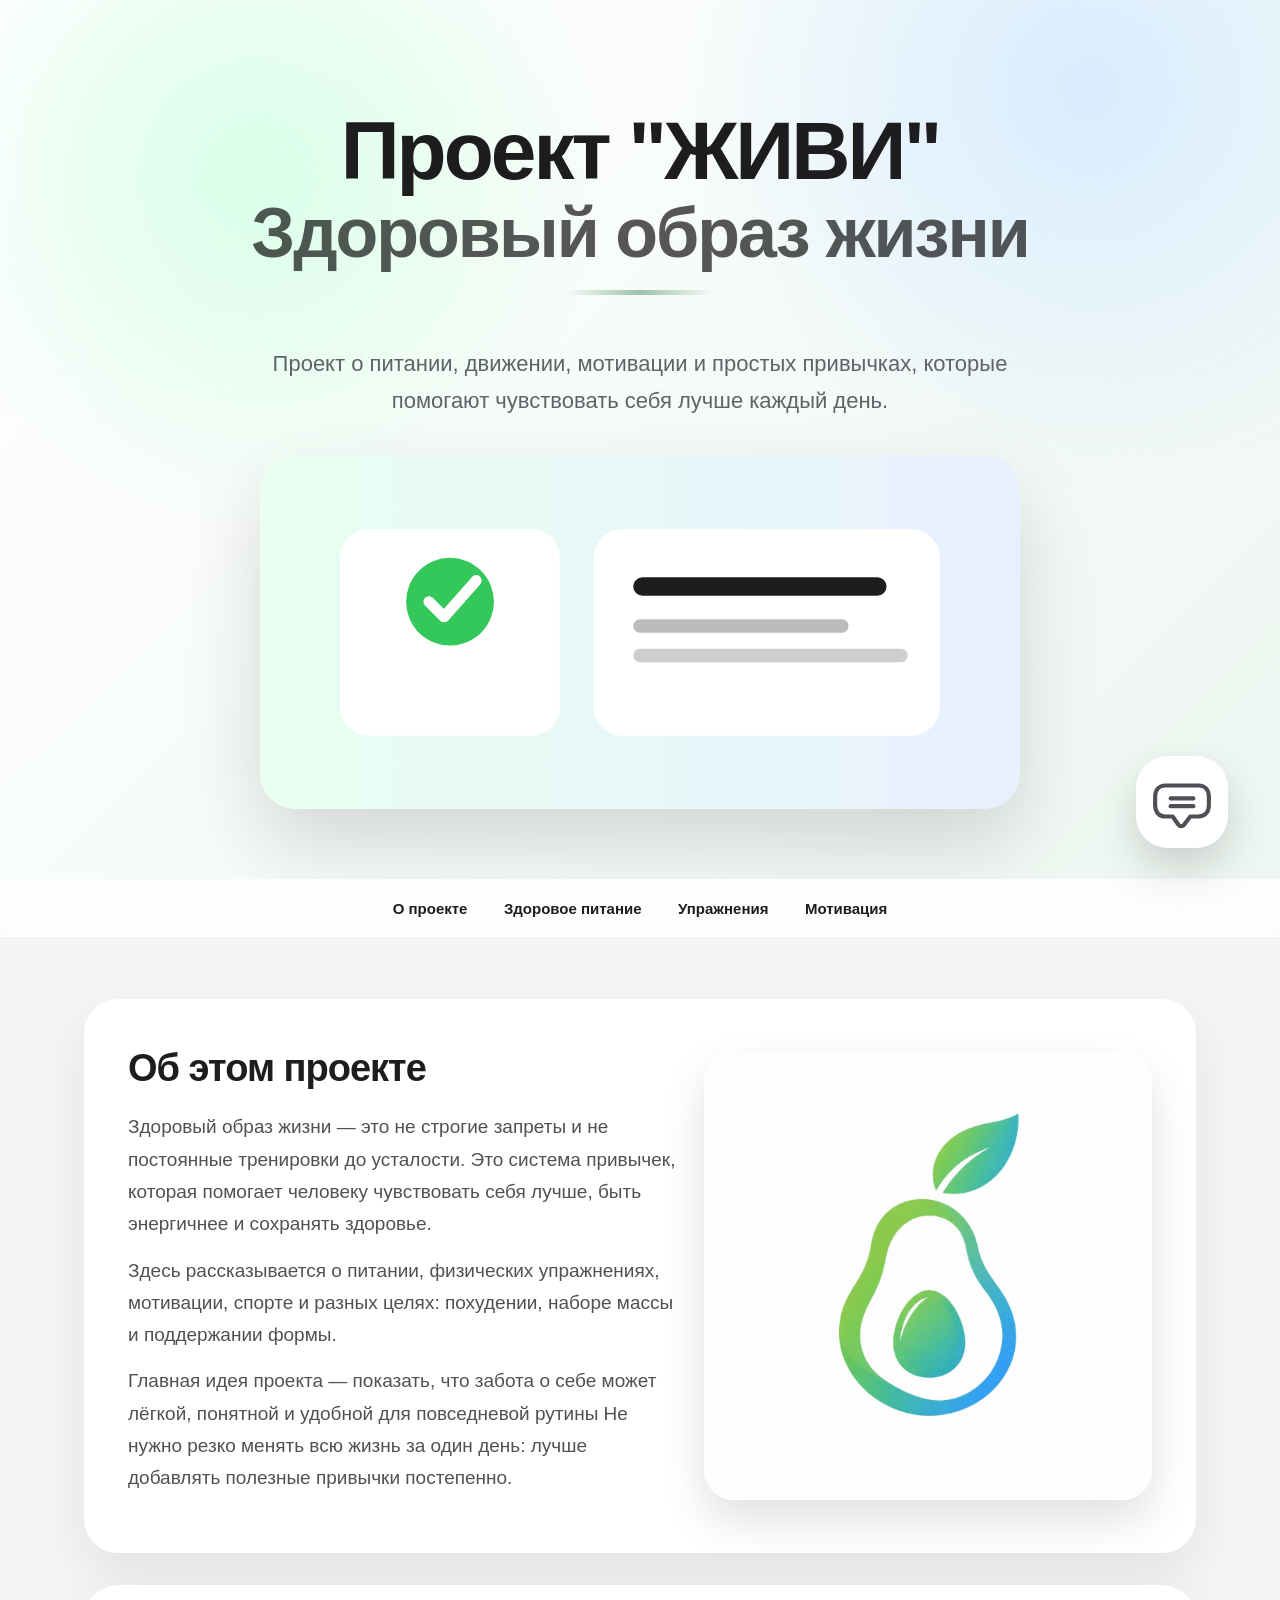
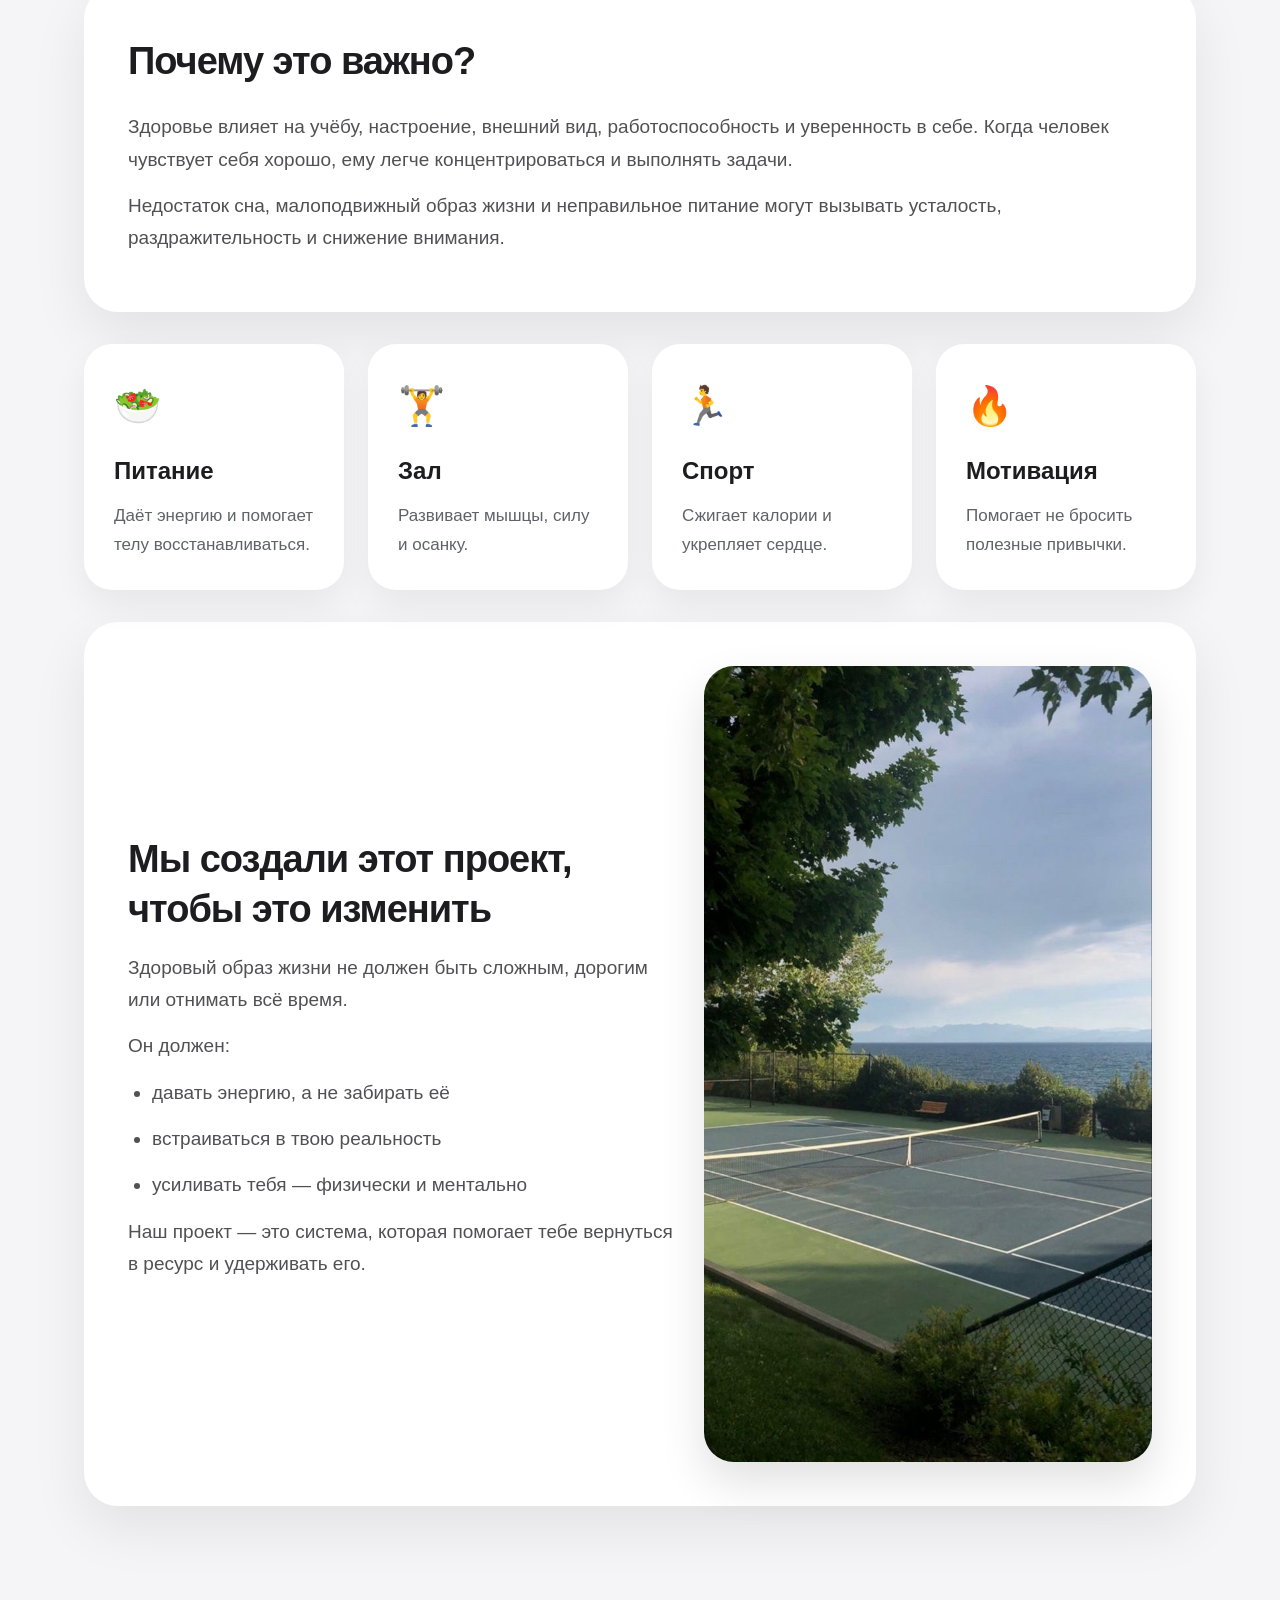
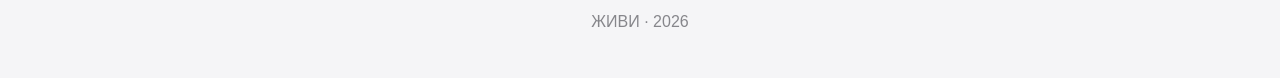
<file: index.html>
<!DOCTYPE html>
<html lang="ru">
<head>
    <meta charset="UTF-8">
    <meta name="viewport" content="width=device-width, initial-scale=1.0">
    <title>ЖИВИ | Проект здорового образа жизни</title>
    <link rel="stylesheet" href="css/about.css">
    <link rel="icon" href="images/лого_сайта.jpg">
    
</head>
<body>

    <header class="hero">

        <h1>
            Проект "ЖИВИ"<br>
            <span class="hero-title-light">Здоровый образ жизни</span>
        </h1>

        <p>
            Проект о питании, движении, мотивации и простых привычках,
            которые помогают чувствовать себя лучше каждый день.
        </p>

        <img
            class="hero-art"
            src="images/about.svg"
            alt="Основы здорового образа жизни"
        >
    </header>

    <nav>
        <a href="index.html">О проекте</a>
        <a href="food.html">Здоровое питание</a>
        <a href="exercise.html">Упражнения</a>
        <a href="motivation.html">Мотивация</a>
    </nav>

    <main>

        <section class="card split">
            <div>
                <h2>Об этом проекте</h2>

                <p>
                    Здоровый образ жизни — это не строгие запреты и не постоянные
                    тренировки до усталости. Это система привычек, которая помогает
                    человеку чувствовать себя лучше, быть энергичнее и сохранять здоровье.
                </p>

                <p>
                    Здесь рассказывается о питании, физических упражнениях, мотивации,
                    спорте и разных целях: похудении, наборе массы и поддержании формы.
                </p>

                <p>
                    Главная идея проекта — показать, что забота о себе может лёгкой, понятной и удобной для повседневой рутины
                    Не нужно резко менять всю жизнь за
                    один день: лучше добавлять полезные привычки постепенно.
                </p>
            </div>

            <img
                class="photo"
                src="images/лого_сайта.jpg"
                alt="Здоровый образ жизни"
            >
        </section>

        <section class="card">
            <h2>Почему это важно?</h2>

            <p>
                Здоровье влияет на учёбу, настроение, внешний вид, работоспособность
                и уверенность в себе. Когда человек чувствует себя хорошо, ему легче
                концентрироваться и выполнять задачи.
            </p>

            <p>
                Недостаток сна, малоподвижный образ жизни и неправильное питание могут
                вызывать усталость, раздражительность и снижение внимания.
            </p>
        </section>

        <section class="grid">

            <div class="mini-card">
                <div class="icon">🥗</div>
                <h3>Питание</h3>
                <p>Даёт энергию и помогает телу восстанавливаться.</p>
            </div>

            <div class="mini-card">
                <div class="icon">🏋️</div>
                <h3>Зал</h3>
                <p>Развивает мышцы, силу и осанку.</p>
            </div>

            <div class="mini-card">
                <div class="icon">🏃</div>
                <h3>Спорт</h3>
                <p>Сжигает калории и укрепляет сердце.</p>
            </div>

            <div class="mini-card">
                <div class="icon">🔥</div>
                <h3>Мотивация</h3>
                <p>Помогает не бросить полезные привычки.</p>
            </div>

        </section>

        <section class="card split">
            <div>
                <h2>Мы создали этот проект, чтобы это изменить</h2>

                <p>
                    Здоровый образ жизни не должен быть сложным, дорогим
                    или отнимать всё время.
                </p>

                <p>Он должен:</p>

                <ul>
                    <li>давать энергию, а не забирать её</li>
                    <li>встраиваться в твою реальность</li>
                    <li>усиливать тебя — физически и ментально</li>
                </ul>

                <p>
                    Наш проект — это система, которая помогает тебе
                    вернуться в ресурс и удерживать его.
                </p>
            </div>

            <img
                class="photo"
                src="images/теннис.jpg"
                alt="Активный образ жизни"
            >
        </section>

    </main>

    <footer>
        ЖИВИ · 2026
    </footer>

    <div class="jivi-join-widget">

        <div class="jivi-interest-message" id="jiviInterestMessage">
            тут кое-что интересное
        </div>

        <button class="jivi-chat-button" id="jiviOpenModal" aria-label="Записаться на проект ЖИВИ">
            <svg viewBox="0 0 120 100" class="jivi-chat-icon" aria-hidden="true">
                <path d="M28 18H92C105 18 112 27 112 40V57C112 70 104 78 91 78H76L64 94C61 98 56 98 53 94L42 78H28C15 78 8 69 8 56V40C8 27 15 18 28 18Z"></path>
                <line x1="38" y1="43" x2="82" y2="43"></line>
                <line x1="38" y1="58" x2="82" y2="58"></line>
            </svg>
        </button>

    </div>

    <div class="jivi-modal" id="jiviModal">
        <div class="jivi-modal-window">

            <button class="jivi-close" id="jiviCloseModal" aria-label="Закрыть окно">
                ×
            </button>

            <div class="jivi-modal-icon">
                <svg viewBox="0 0 120 100" aria-hidden="true">
                    <path d="M28 18H92C105 18 112 27 112 40V57C112 70 104 78 91 78H76L64 94C61 98 56 98 53 94L42 78H28C15 78 8 69 8 56V40C8 27 15 18 28 18Z"></path>
                    <line x1="38" y1="43" x2="82" y2="43"></line>
                    <line x1="38" y1="58" x2="82" y2="58"></line>
                </svg>
            </div>

            <h2>Запись на проект ЖИВИ</h2>

            <p>
                Оставь имя и почту, чтобы присоединиться к проекту
                и начать путь к здоровому образу жизни.
            </p>

            <form class="jivi-form" id="jiviForm">
                <input type="text" id="jiviName" placeholder="Ваше имя" required>
                <input type="email" id="jiviEmail" placeholder="Ваша почта" required>

                <button type="submit">
                    Записаться
                </button>
            </form>

        </div>
        </div>

        <div class="jivi-success-modal" id="jiviSuccessModal">
        <div class="jivi-success-window">
            <div class="jivi-success-mark">✓</div>
            <h2>Вы успешно записались на наш проект</h2>
            <button id="jiviSuccessClose">
                Отлично
            </button>
        </div>
    </div>


</body>

<script>
    const jiviOpenModal = document.getElementById('jiviOpenModal');
    const jiviCloseModal = document.getElementById('jiviCloseModal');
    const jiviModal = document.getElementById('jiviModal');
    const jiviForm = document.getElementById('jiviForm');
    const jiviSuccessModal = document.getElementById('jiviSuccessModal');
    const jiviSuccessClose = document.getElementById('jiviSuccessClose');
    const jiviInterestMessage = document.getElementById('jiviInterestMessage');

    jiviOpenModal.addEventListener('click', function () {
        jiviModal.classList.add('active');
        jiviInterestMessage.classList.remove('show');
    });

    jiviCloseModal.addEventListener('click', function () {
        jiviModal.classList.remove('active');
    });

    jiviModal.addEventListener('click', function (event) {
        if (event.target === jiviModal) {
            jiviModal.classList.remove('active');
        }
    });

    jiviForm.addEventListener('submit', function (event) {
        event.preventDefault();

        jiviModal.classList.remove('active');
        jiviSuccessModal.classList.add('active');
        jiviForm.reset();
    });

    jiviSuccessClose.addEventListener('click', function () {
        jiviSuccessModal.classList.remove('active');
    });

    jiviSuccessModal.addEventListener('click', function (event) {
        if (event.target === jiviSuccessModal) {
            jiviSuccessModal.classList.remove('active');
        }
    });

    setTimeout(function () {
        jiviInterestMessage.classList.add('show');

        setTimeout(function () {
            jiviInterestMessage.classList.remove('show');
        }, 6000);
    }, 15000);
</script>

</html>
</file>
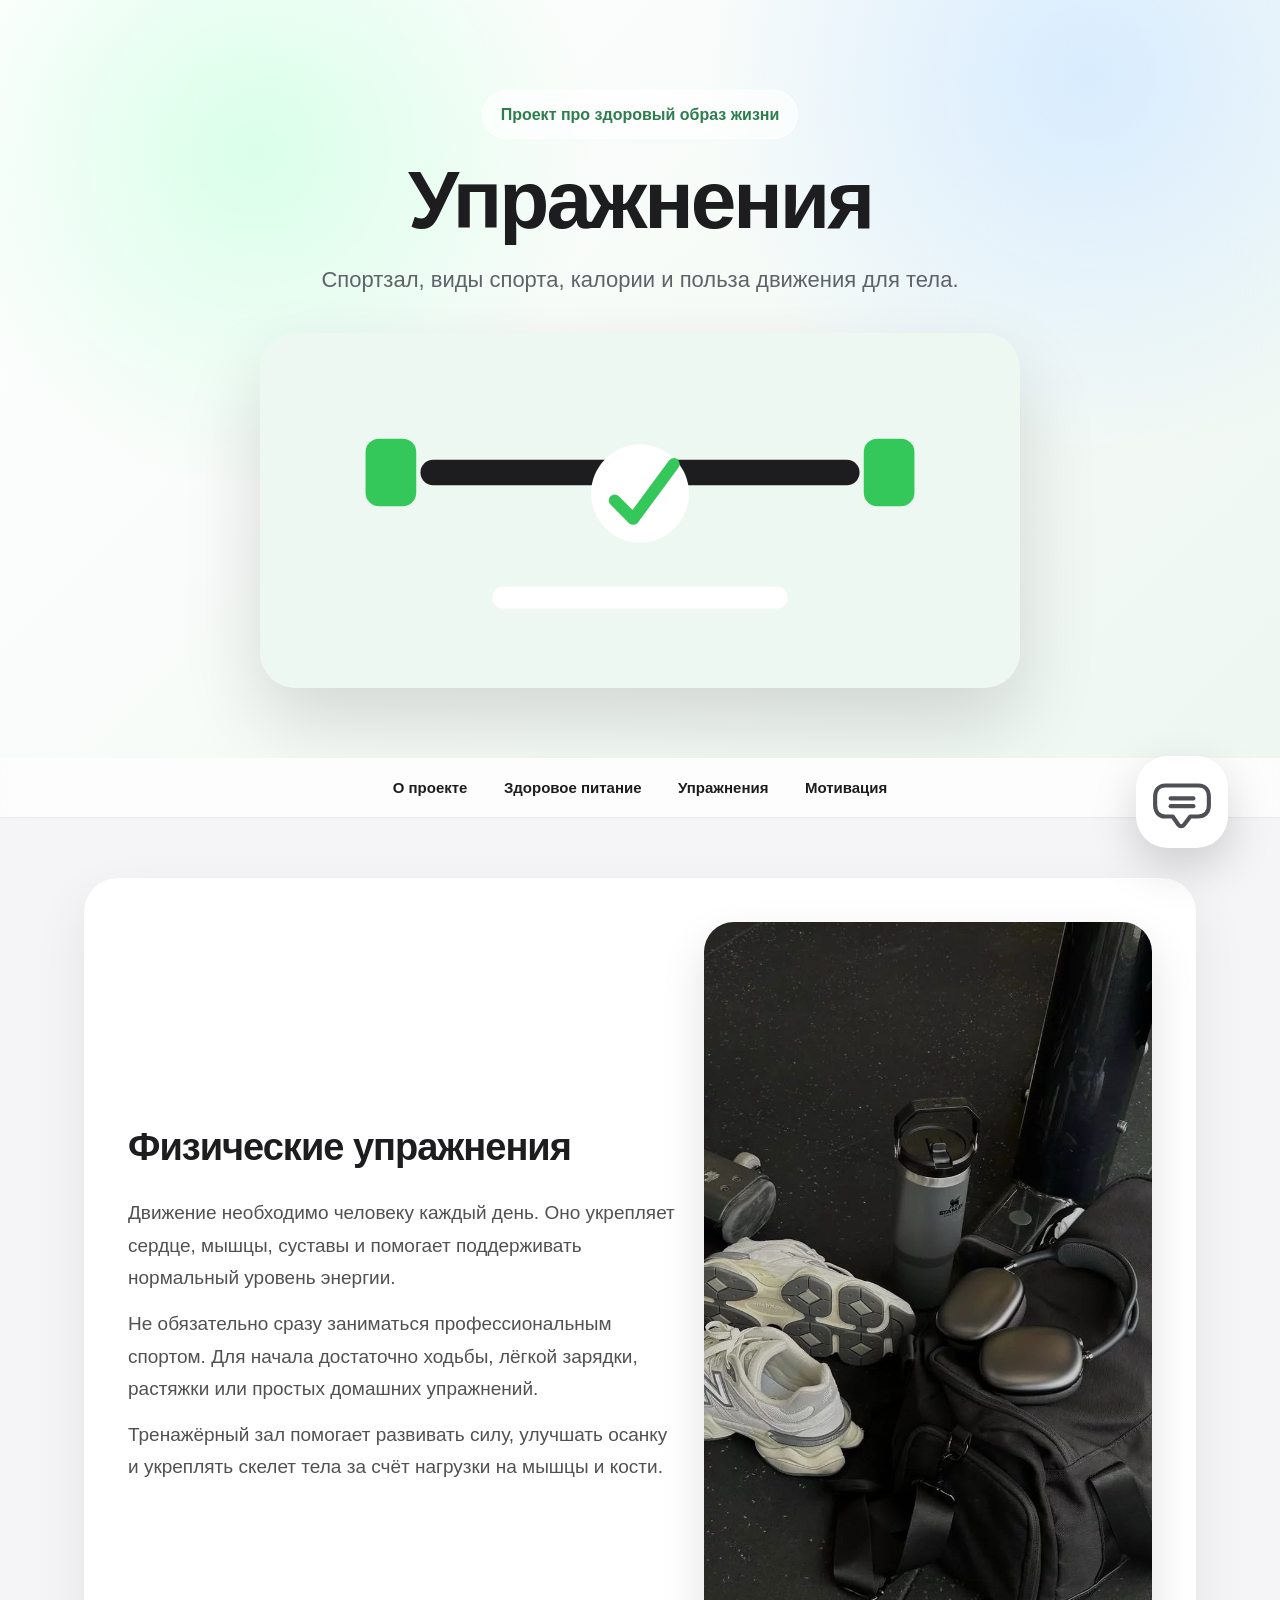
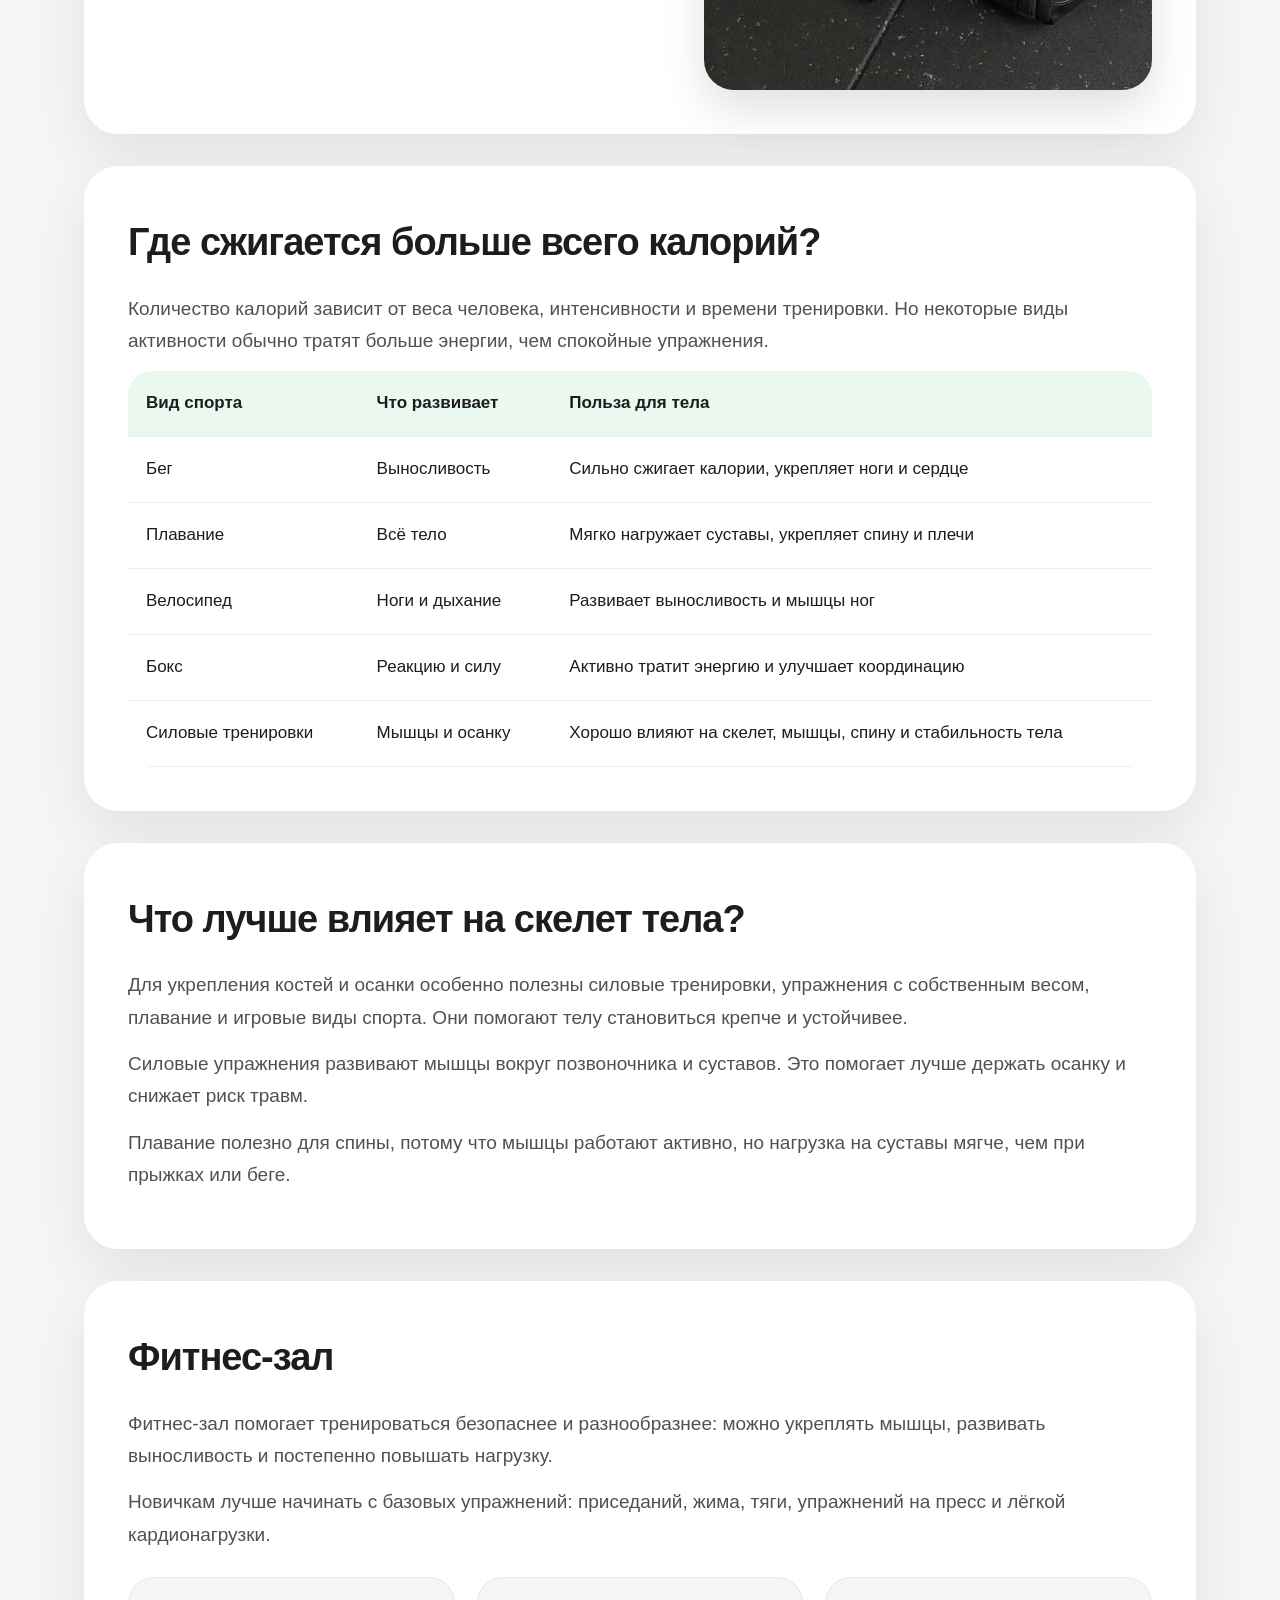
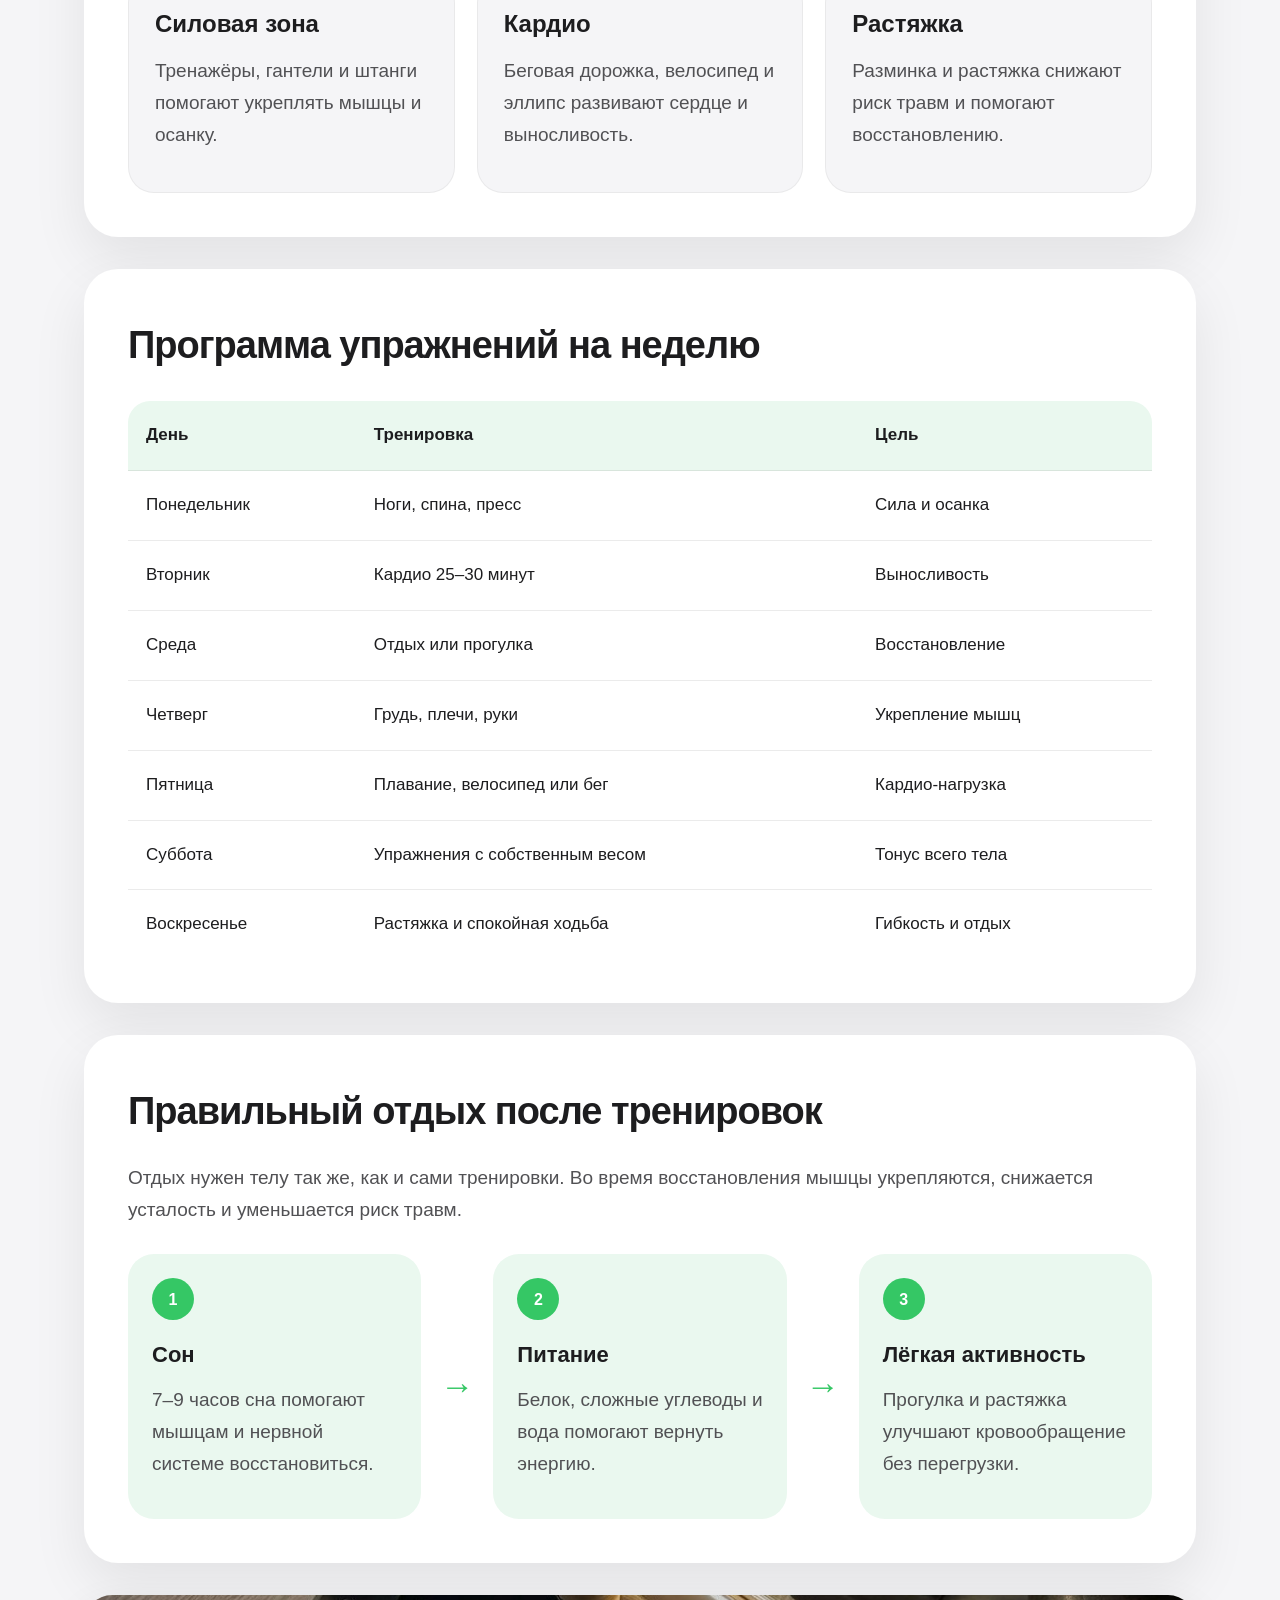
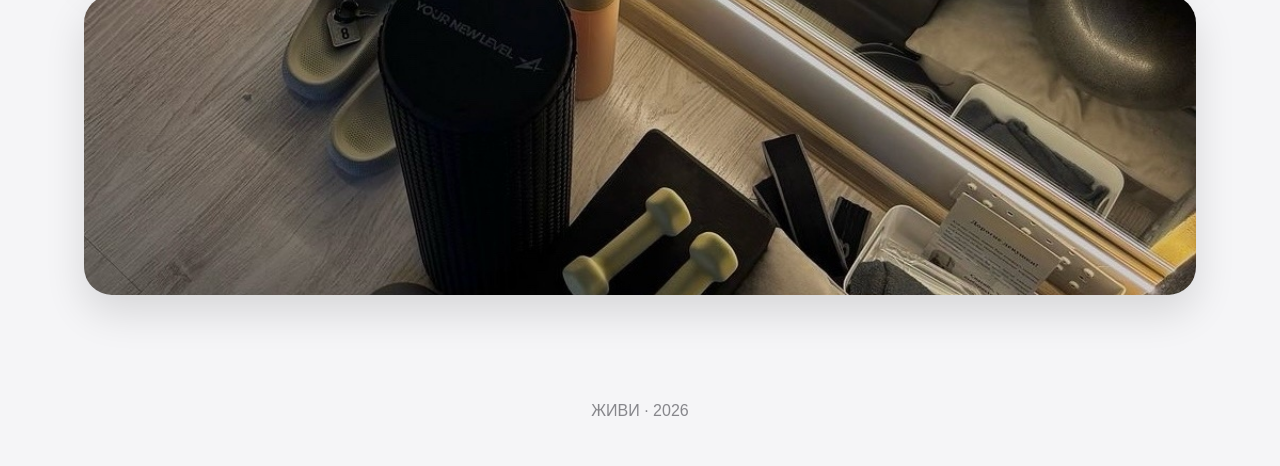
<file: exercise.html>
<!DOCTYPE html>
<html lang="ru">
<head>
    <meta charset="UTF-8">
    <meta name="viewport" content="width=device-width, initial-scale=1.0">
    <title>ЖИВИ | Упражнения</title>
    <link rel="stylesheet" href="css/exercise.css">
    <link rel="icon" href="images/лого_сайта.jpg">
</head>
<body>

    <header class="hero">
        <div class="hero-badge">Проект про здоровый образ жизни</div>

        <h1>Упражнения</h1>

        <p>
            Спортзал, виды спорта, калории и польза движения для тела.
        </p>

        <img
            class="hero-art"
            src="images/exercise.svg"
            alt="Упражнения"
        >
    </header>

    <nav>
        <a href="index.html">О проекте</a>
        <a href="food.html">Здоровое питание</a>
        <a href="exercise.html">Упражнения</a>
        <a href="motivation.html">Мотивация</a>
    </nav>

    <main>

        <section class="card split">
            <div>
                <h2>Физические упражнения</h2>

                <p>
                    Движение необходимо человеку каждый день. Оно укрепляет сердце,
                    мышцы, суставы и помогает поддерживать нормальный уровень энергии.
                </p>

                <p>
                    Не обязательно сразу заниматься профессиональным спортом.
                    Для начала достаточно ходьбы, лёгкой зарядки, растяжки
                    или простых домашних упражнений.
                </p>

                <p>
                    Тренажёрный зал помогает развивать силу, улучшать осанку и
                    укреплять скелет тела за счёт нагрузки на мышцы и кости.
                </p>
            </div>

            <img
                class="photo"
                src="images/зал_вайб.jpg"
                alt="Спортзал"
            >
        </section>

        <section class="card">
            <h2>Где сжигается больше всего калорий?</h2>

            <p>
                Количество калорий зависит от веса человека, интенсивности и
                времени тренировки. Но некоторые виды активности обычно тратят
                больше энергии, чем спокойные упражнения.
            </p>

            <table class="table">
                <tr>
                    <th>Вид спорта</th>
                    <th>Что развивает</th>
                    <th>Польза для тела</th>
                </tr>

                <tr>
                    <td>Бег</td>
                    <td>Выносливость</td>
                    <td>Сильно сжигает калории, укрепляет ноги и сердце</td>
                </tr>

                <tr>
                    <td>Плавание</td>
                    <td>Всё тело</td>
                    <td>Мягко нагружает суставы, укрепляет спину и плечи</td>
                </tr>

                <tr>
                    <td>Велосипед</td>
                    <td>Ноги и дыхание</td>
                    <td>Развивает выносливость и мышцы ног</td>
                </tr>

                <tr>
                    <td>Бокс</td>
                    <td>Реакцию и силу</td>
                    <td>Активно тратит энергию и улучшает координацию</td>
                </tr>

                <tr>
                    <td>Силовые тренировки</td>
                    <td>Мышцы и осанку</td>
                    <td>Хорошо влияют на скелет, мышцы, спину и стабильность тела</td>
                </tr>
            </table>
        </section>

        <section class="card">
            <h2>Что лучше влияет на скелет тела?</h2>

            <p>
                Для укрепления костей и осанки особенно полезны силовые тренировки,
                упражнения с собственным весом, плавание и игровые виды спорта.
                Они помогают телу становиться крепче и устойчивее.
            </p>

            <p>
                Силовые упражнения развивают мышцы вокруг позвоночника и суставов.
                Это помогает лучше держать осанку и снижает риск травм.
            </p>

            <p>
                Плавание полезно для спины, потому что мышцы работают активно,
                но нагрузка на суставы мягче, чем при прыжках или беге.
            </p>
        </section>

        <section class="card">
            <h2>Фитнес-зал</h2>

            <p>
                Фитнес-зал помогает тренироваться безопаснее и разнообразнее: можно
                укреплять мышцы, развивать выносливость и постепенно повышать нагрузку.
            </p>

            <p>
                Новичкам лучше начинать с базовых упражнений: приседаний, жима,
                тяги, упражнений на пресс и лёгкой кардионагрузки.
            </p>

            <div class="fitness-grid">
                <div class="fitness-box">
                    <h3>Силовая зона</h3>
                    <p>Тренажёры, гантели и штанги помогают укреплять мышцы и осанку.</p>
                </div>

                <div class="fitness-box">
                    <h3>Кардио</h3>
                    <p>Беговая дорожка, велосипед и эллипс развивают сердце и выносливость.</p>
                </div>

                <div class="fitness-box">
                    <h3>Растяжка</h3>
                    <p>Разминка и растяжка снижают риск травм и помогают восстановлению.</p>
                </div>
            </div>
        </section>

        <section class="card">
            <h2>Программа упражнений на неделю</h2>

            <table class="exercise-table">
                <thead>
                    <tr>
                        <th>День</th>
                        <th>Тренировка</th>
                        <th>Цель</th>
                    </tr>
                </thead>
                <tbody>
                    <tr>
                        <td>Понедельник</td>
                        <td>Ноги, спина, пресс</td>
                        <td>Сила и осанка</td>
                    </tr>
                    <tr>
                        <td>Вторник</td>
                        <td>Кардио 25–30 минут</td>
                        <td>Выносливость</td>
                    </tr>
                    <tr>
                        <td>Среда</td>
                        <td>Отдых или прогулка</td>
                        <td>Восстановление</td>
                    </tr>
                    <tr>
                        <td>Четверг</td>
                        <td>Грудь, плечи, руки</td>
                        <td>Укрепление мышц</td>
                    </tr>
                    <tr>
                        <td>Пятница</td>
                        <td>Плавание, велосипед или бег</td>
                        <td>Кардио-нагрузка</td>
                    </tr>
                    <tr>
                        <td>Суббота</td>
                        <td>Упражнения с собственным весом</td>
                        <td>Тонус всего тела</td>
                    </tr>
                    <tr>
                        <td>Воскресенье</td>
                        <td>Растяжка и спокойная ходьба</td>
                        <td>Гибкость и отдых</td>
                    </tr>
                </tbody>
            </table>
        </section>

        <section class="card">
            <h2>Правильный отдых после тренировок</h2>

            <p>
                Отдых нужен телу так же, как и сами тренировки. Во время восстановления
                мышцы укрепляются, снижается усталость и уменьшается риск травм.
            </p>

            <div class="rest-scheme">
                <div class="rest-item">
                    <span>1</span>
                    <h3>Сон</h3>
                    <p>7–9 часов сна помогают мышцам и нервной системе восстановиться.</p>
                </div>

                <div class="rest-arrow">→</div>

                <div class="rest-item">
                    <span>2</span>
                    <h3>Питание</h3>
                    <p>Белок, сложные углеводы и вода помогают вернуть энергию.</p>
                </div>

                <div class="rest-arrow">→</div>

                <div class="rest-item">
                    <span>3</span>
                    <h3>Лёгкая активность</h3>
                    <p>Прогулка и растяжка улучшают кровообращение без перегрузки.</p>
                </div>
            </div>
        </section>

        <section class="gallery gallery-one">
            <img src="images/зал_footer.jpg" alt="Зал">
        </section>

    </main>

    <footer>
        ЖИВИ · 2026
    </footer>

    <div class="jivi-join-widget">

        <div class="jivi-interest-message" id="jiviInterestMessage">
            тут кое-что интересное
        </div>

        <button class="jivi-chat-button" id="jiviOpenModal" aria-label="Записаться на проект ЖИВИ">
            <svg viewBox="0 0 120 100" class="jivi-chat-icon" aria-hidden="true">
                <path d="M28 18H92C105 18 112 27 112 40V57C112 70 104 78 91 78H76L64 94C61 98 56 98 53 94L42 78H28C15 78 8 69 8 56V40C8 27 15 18 28 18Z"></path>
                <line x1="38" y1="43" x2="82" y2="43"></line>
                <line x1="38" y1="58" x2="82" y2="58"></line>
            </svg>
        </button>

    </div>

    <div class="jivi-modal" id="jiviModal">
        <div class="jivi-modal-window">

            <button class="jivi-close" id="jiviCloseModal" aria-label="Закрыть окно">
                ×
            </button>

            <div class="jivi-modal-icon">
                <svg viewBox="0 0 120 100" aria-hidden="true">
                    <path d="M28 18H92C105 18 112 27 112 40V57C112 70 104 78 91 78H76L64 94C61 98 56 98 53 94L42 78H28C15 78 8 69 8 56V40C8 27 15 18 28 18Z"></path>
                    <line x1="38" y1="43" x2="82" y2="43"></line>
                    <line x1="38" y1="58" x2="82" y2="58"></line>
                </svg>
            </div>

            <h2>Запись на проект ЖИВИ</h2>

            <p>
                Оставь имя и почту, чтобы присоединиться к проекту
                и начать путь к здоровому образу жизни.
            </p>

            <form class="jivi-form" id="jiviForm">
                <input type="text" id="jiviName" placeholder="Ваше имя" required>
                <input type="email" id="jiviEmail" placeholder="Ваша почта" required>

                <button type="submit">
                    Записаться
                </button>
            </form>

        </div>
        </div>

        <div class="jivi-success-modal" id="jiviSuccessModal">
        <div class="jivi-success-window">
            <div class="jivi-success-mark">✓</div>
            <h2>Вы успешно записались на наш проект</h2>
            <button id="jiviSuccessClose">
                Отлично
            </button>
        </div>
    </div>
    
<script>
    const jiviOpenModal = document.getElementById('jiviOpenModal');
    const jiviCloseModal = document.getElementById('jiviCloseModal');
    const jiviModal = document.getElementById('jiviModal');
    const jiviForm = document.getElementById('jiviForm');
    const jiviSuccessModal = document.getElementById('jiviSuccessModal');
    const jiviSuccessClose = document.getElementById('jiviSuccessClose');
    const jiviInterestMessage = document.getElementById('jiviInterestMessage');

    jiviOpenModal.addEventListener('click', function () {
        jiviModal.classList.add('active');
        jiviInterestMessage.classList.remove('show');
    });

    jiviCloseModal.addEventListener('click', function () {
        jiviModal.classList.remove('active');
    });

    jiviModal.addEventListener('click', function (event) {
        if (event.target === jiviModal) {
            jiviModal.classList.remove('active');
        }
    });

    jiviForm.addEventListener('submit', function (event) {
        event.preventDefault();

        jiviModal.classList.remove('active');
        jiviSuccessModal.classList.add('active');
        jiviForm.reset();
    });

    jiviSuccessClose.addEventListener('click', function () {
        jiviSuccessModal.classList.remove('active');
    });

    jiviSuccessModal.addEventListener('click', function (event) {
        if (event.target === jiviSuccessModal) {
            jiviSuccessModal.classList.remove('active');
        }
    });

    setTimeout(function () {
        jiviInterestMessage.classList.add('show');

        setTimeout(function () {
            jiviInterestMessage.classList.remove('show');
        }, 6000);
    }, 15000);
</script>

</body>
</html>
</file>
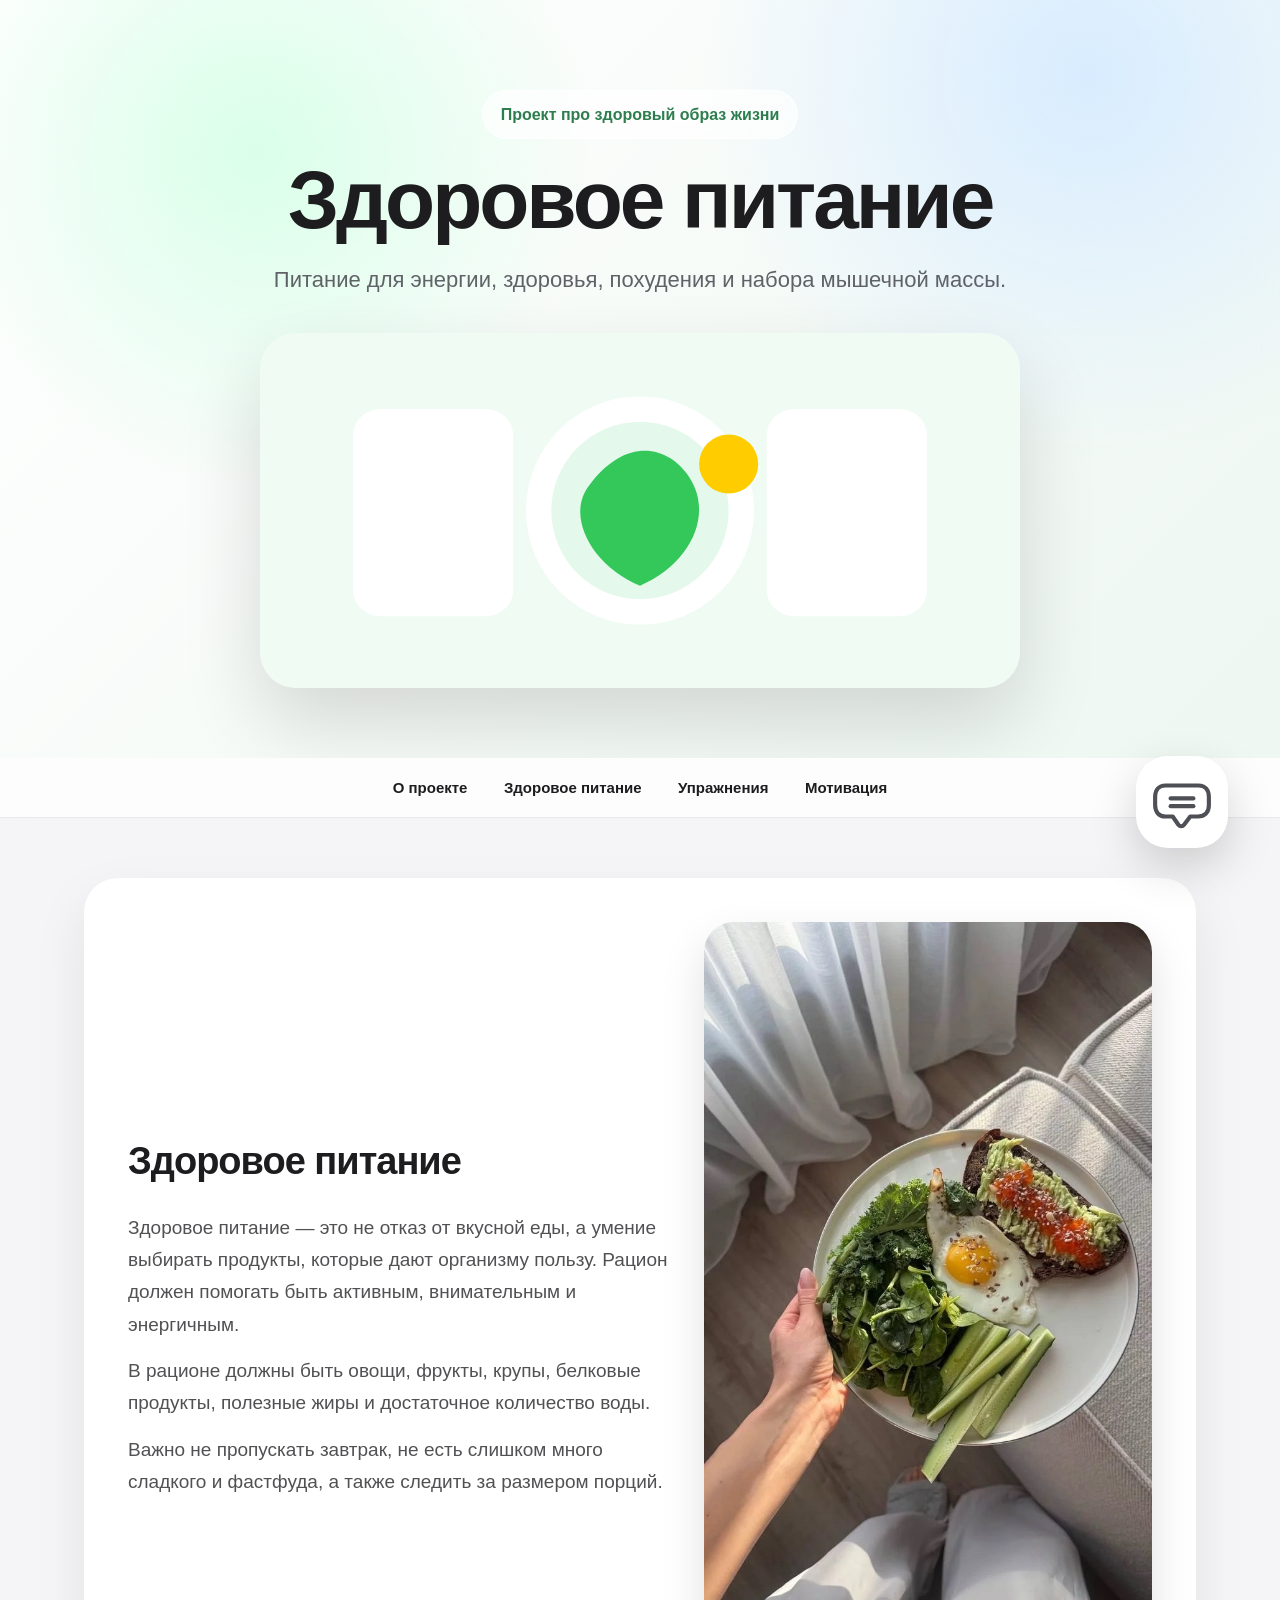
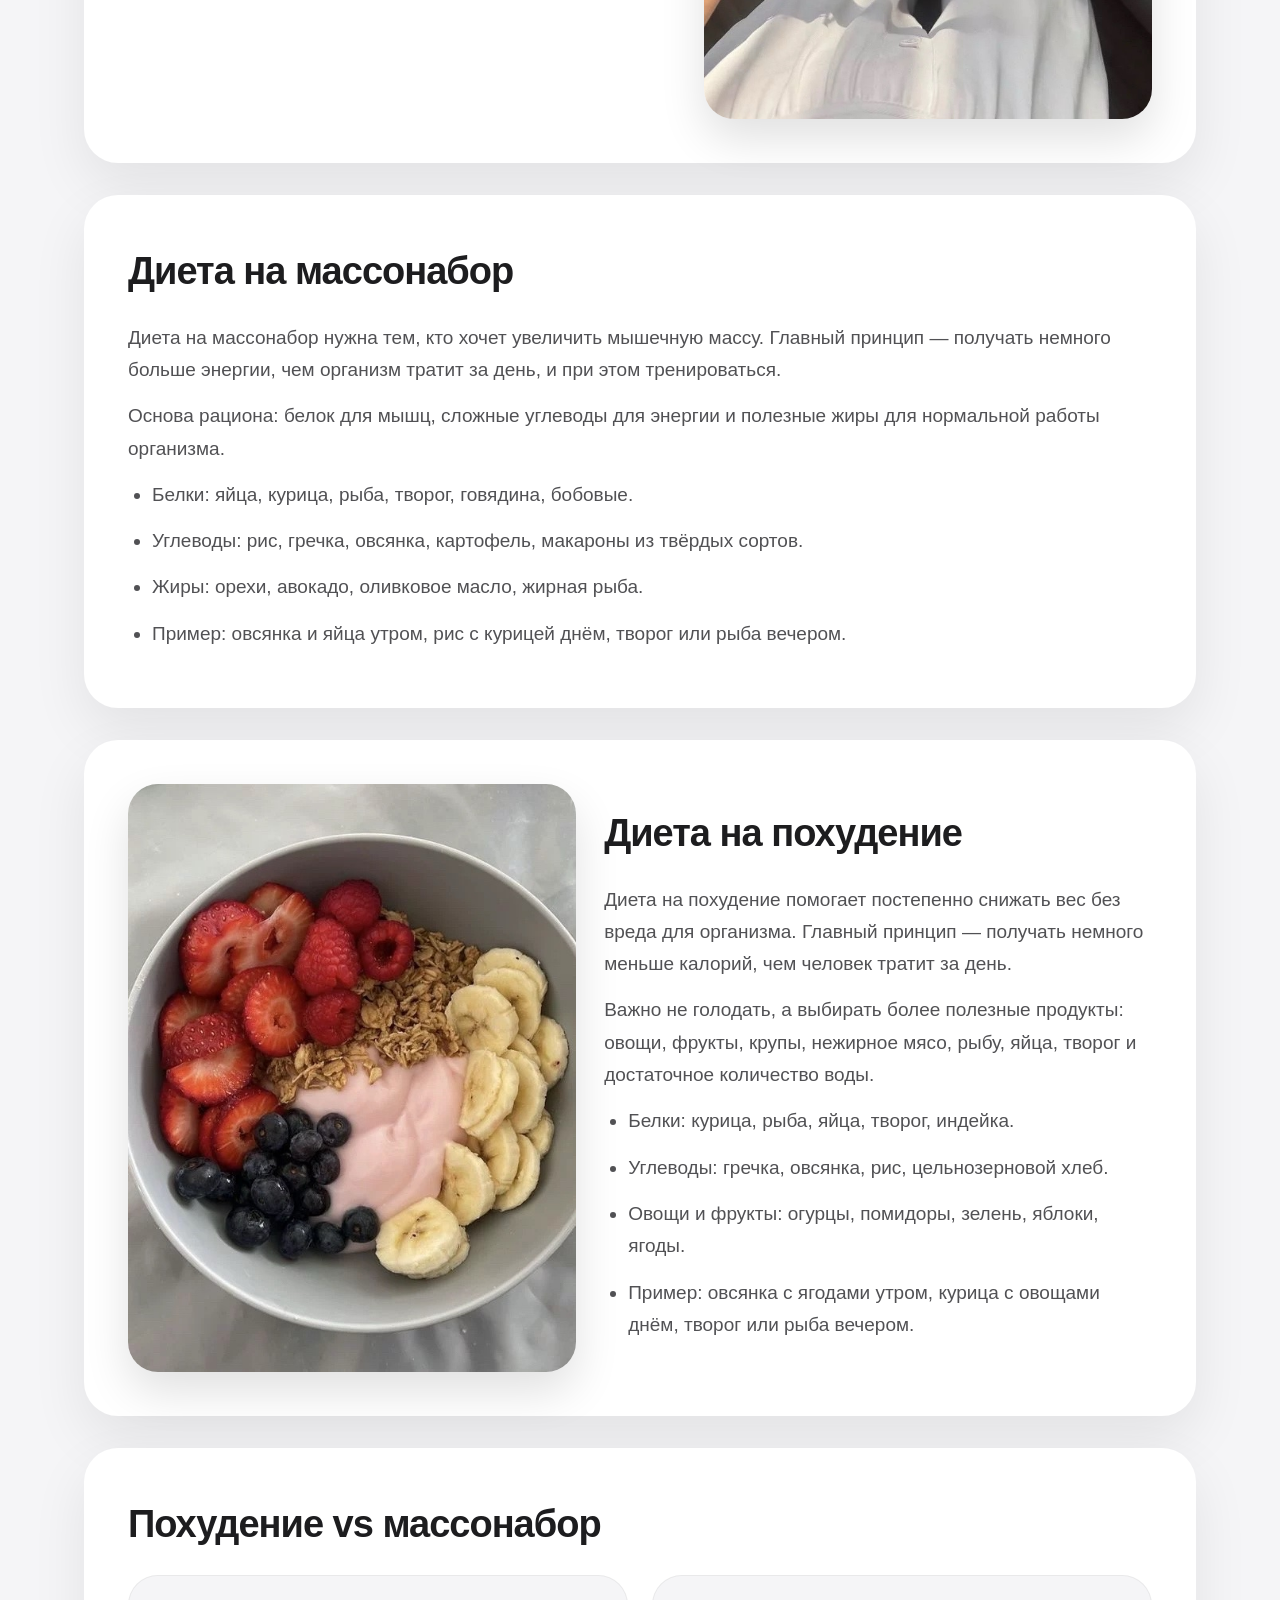
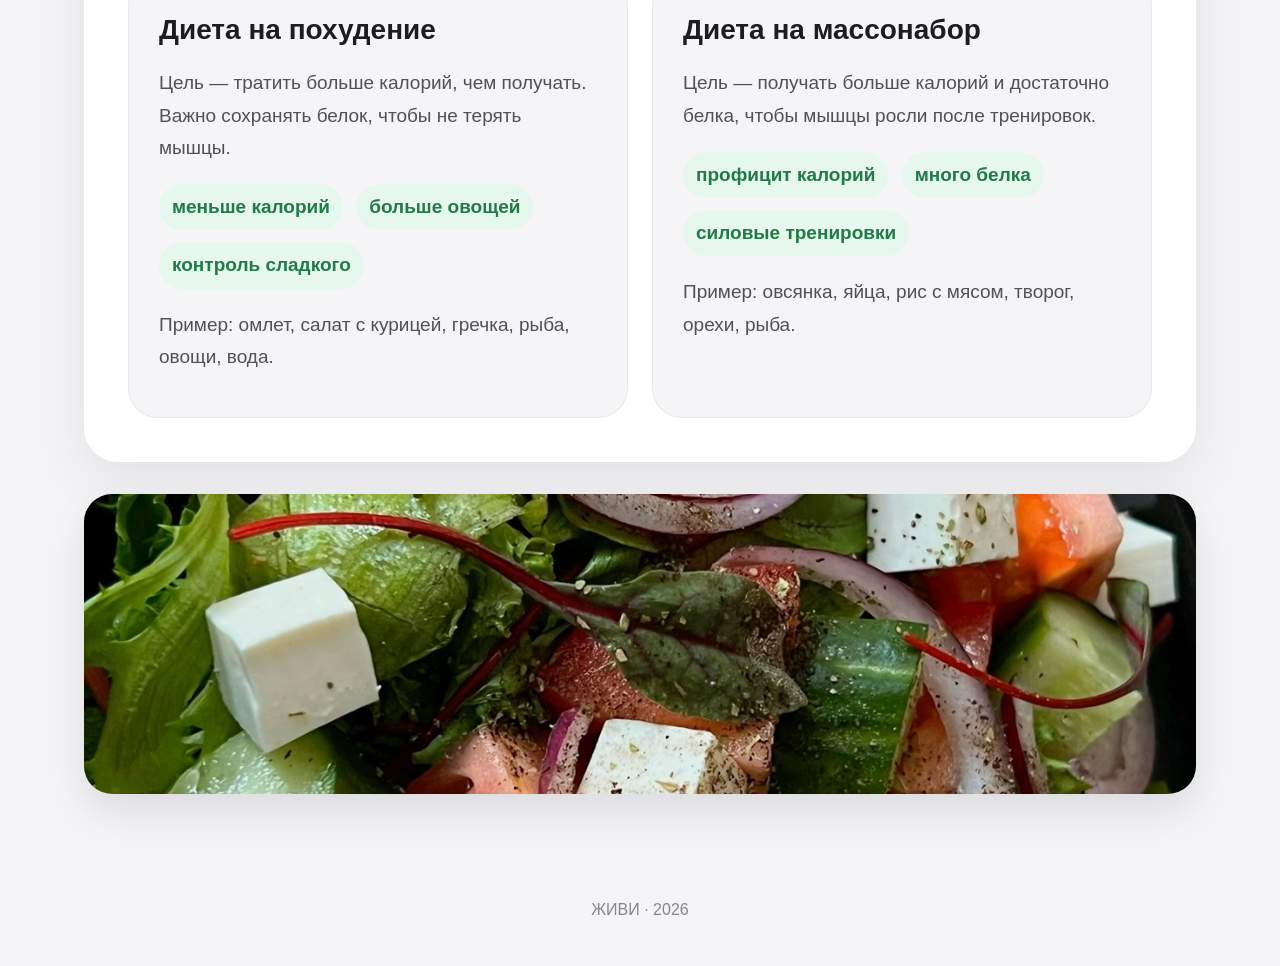
<file: food.html>
<!DOCTYPE html>
<html lang="ru">
<head>
    <meta charset="UTF-8">
    <meta name="viewport" content="width=device-width, initial-scale=1.0">
    <title>ЖИВИ | Здоровое питание</title>
    <link rel="stylesheet" href="css/food.css">
    <link rel="icon" href="images/лого_сайта.jpg">
</head>
<body>

    <header class="hero">
        <div class="hero-badge">Проект про здоровый образ жизни</div>

        <h1>Здоровое питание</h1>

        <p>
            Питание для энергии, здоровья, похудения и набора мышечной массы.
        </p>

        <img
            class="hero-art"
            src="images/food.svg"
            alt="Здоровое питание"
        >
    </header>

    <nav>
        <a href="index.html">О проекте</a>
        <a href="food.html">Здоровое питание</a>
        <a href="exercise.html">Упражнения</a>
        <a href="motivation.html">Мотивация</a>
    </nav>

    <main>

        <section class="card split">
            <div>
                <h2>Здоровое питание</h2>

                <p>
                    Здоровое питание — это не отказ от вкусной еды, а умение выбирать
                    продукты, которые дают организму пользу. Рацион должен помогать
                    быть активным, внимательным и энергичным.
                </p>

                <p>
                    В рационе должны быть овощи, фрукты, крупы, белковые продукты,
                    полезные жиры и достаточное количество воды.
                </p>

                <p>
                    Важно не пропускать завтрак, не есть слишком много сладкого и
                    фастфуда, а также следить за размером порций.
                </p>
            </div>

            <img
                class="photo"
                src="images/лого_питание.jpg"
                alt="Здоровое питание"
            >
        </section>

        <section class="card">
            <h2>Диета на массонабор</h2>

            <p>
                Диета на массонабор нужна тем, кто хочет увеличить мышечную массу.
                Главный принцип — получать немного больше энергии, чем организм
                тратит за день, и при этом тренироваться.
            </p>

            <p>
                Основа рациона: белок для мышц, сложные углеводы для энергии и
                полезные жиры для нормальной работы организма.
            </p>

            <ul>
                <li>Белки: яйца, курица, рыба, творог, говядина, бобовые.</li>
                <li>Углеводы: рис, гречка, овсянка, картофель, макароны из твёрдых сортов.</li>
                <li>Жиры: орехи, авокадо, оливковое масло, жирная рыба.</li>
                <li>Пример: овсянка и яйца утром, рис с курицей днём, творог или рыба вечером.</li>
            </ul>
        </section>

        <section class="card split image-left">
            <img
                class="photo diet-photo"
                src="images/диета_похудение.jpg"
                alt="Диета на похудение"
            >

            <div>
                <h2>Диета на похудение</h2>

                <p>
                    Диета на похудение помогает постепенно снижать вес без вреда для
                    организма. Главный принцип — получать немного меньше калорий,
                    чем человек тратит за день.
                </p>

                <p>
                    Важно не голодать, а выбирать более полезные продукты: овощи,
                    фрукты, крупы, нежирное мясо, рыбу, яйца, творог и достаточное
                    количество воды.
                </p>

                <ul>
                    <li>Белки: курица, рыба, яйца, творог, индейка.</li>
                    <li>Углеводы: гречка, овсянка, рис, цельнозерновой хлеб.</li>
                    <li>Овощи и фрукты: огурцы, помидоры, зелень, яблоки, ягоды.</li>
                    <li>Пример: овсянка с ягодами утром, курица с овощами днём, творог или рыба вечером.</li>
                </ul>
            </div>
        </section>

        <section class="card">
            <h2>Похудение vs массонабор</h2>

            <div class="compare">

                <div class="compare-box">
                    <h3>Диета на похудение</h3>

                    <p>
                        Цель — тратить больше калорий, чем получать. Важно сохранять
                        белок, чтобы не терять мышцы.
                    </p>

                    <p>
                        <span class="tag">меньше калорий</span>
                        <span class="tag">больше овощей</span>
                        <span class="tag">контроль сладкого</span>
                    </p>

                    <p>
                        Пример: омлет, салат с курицей, гречка, рыба, овощи, вода.
                    </p>
                </div>

                <div class="compare-box">
                    <h3>Диета на массонабор</h3>

                    <p>
                        Цель — получать больше калорий и достаточно белка, чтобы мышцы
                        росли после тренировок.
                    </p>

                    <p>
                        <span class="tag">профицит калорий</span>
                        <span class="tag">много белка</span>
                        <span class="tag">силовые тренировки</span>
                    </p>

                    <p>
                        Пример: овсянка, яйца, рис с мясом, творог, орехи, рыба.
                    </p>
                </div>

            </div>
        </section>

        <section class="gallery gallery-one">
            <img src="images/footer_food.jpg" alt="Салат">
        </section>

    </main>

    <footer>
        ЖИВИ · 2026
    </footer>
    <div class="jivi-join-widget">

        <div class="jivi-interest-message" id="jiviInterestMessage">
            тут кое-что интересное
        </div>

        <button class="jivi-chat-button" id="jiviOpenModal" aria-label="Записаться на проект ЖИВИ">
            <svg viewBox="0 0 120 100" class="jivi-chat-icon" aria-hidden="true">
                <path d="M28 18H92C105 18 112 27 112 40V57C112 70 104 78 91 78H76L64 94C61 98 56 98 53 94L42 78H28C15 78 8 69 8 56V40C8 27 15 18 28 18Z"></path>
                <line x1="38" y1="43" x2="82" y2="43"></line>
                <line x1="38" y1="58" x2="82" y2="58"></line>
            </svg>
        </button>

    </div>

    <div class="jivi-modal" id="jiviModal">
        <div class="jivi-modal-window">

            <button class="jivi-close" id="jiviCloseModal" aria-label="Закрыть окно">
                ×
            </button>

            <div class="jivi-modal-icon">
                <svg viewBox="0 0 120 100" aria-hidden="true">
                    <path d="M28 18H92C105 18 112 27 112 40V57C112 70 104 78 91 78H76L64 94C61 98 56 98 53 94L42 78H28C15 78 8 69 8 56V40C8 27 15 18 28 18Z"></path>
                    <line x1="38" y1="43" x2="82" y2="43"></line>
                    <line x1="38" y1="58" x2="82" y2="58"></line>
                </svg>
            </div>

            <h2>Запись на проект ЖИВИ</h2>

            <p>
                Оставь имя и почту, чтобы присоединиться к проекту
                и начать путь к здоровому образу жизни.
            </p>

            <form class="jivi-form" id="jiviForm">
                <input type="text" id="jiviName" placeholder="Ваше имя" required>
                <input type="email" id="jiviEmail" placeholder="Ваша почта" required>

                <button type="submit">
                    Записаться
                </button>
            </form>

        </div>
        </div>

        <div class="jivi-success-modal" id="jiviSuccessModal">
        <div class="jivi-success-window">
            <div class="jivi-success-mark">✓</div>
            <h2>Вы успешно записались на наш проект</h2>
            <button id="jiviSuccessClose">
                Отлично
            </button>
        </div>
    </div>
    
<script>
    const jiviOpenModal = document.getElementById('jiviOpenModal');
    const jiviCloseModal = document.getElementById('jiviCloseModal');
    const jiviModal = document.getElementById('jiviModal');
    const jiviForm = document.getElementById('jiviForm');
    const jiviSuccessModal = document.getElementById('jiviSuccessModal');
    const jiviSuccessClose = document.getElementById('jiviSuccessClose');
    const jiviInterestMessage = document.getElementById('jiviInterestMessage');

    jiviOpenModal.addEventListener('click', function () {
        jiviModal.classList.add('active');
        jiviInterestMessage.classList.remove('show');
    });

    jiviCloseModal.addEventListener('click', function () {
        jiviModal.classList.remove('active');
    });

    jiviModal.addEventListener('click', function (event) {
        if (event.target === jiviModal) {
            jiviModal.classList.remove('active');
        }
    });

    jiviForm.addEventListener('submit', function (event) {
        event.preventDefault();

        jiviModal.classList.remove('active');
        jiviSuccessModal.classList.add('active');
        jiviForm.reset();
    });

    jiviSuccessClose.addEventListener('click', function () {
        jiviSuccessModal.classList.remove('active');
    });

    jiviSuccessModal.addEventListener('click', function (event) {
        if (event.target === jiviSuccessModal) {
            jiviSuccessModal.classList.remove('active');
        }
    });

    setTimeout(function () {
        jiviInterestMessage.classList.add('show');

        setTimeout(function () {
            jiviInterestMessage.classList.remove('show');
        }, 6000);
    }, 15000);
</script>

</body>
</html>
</file>
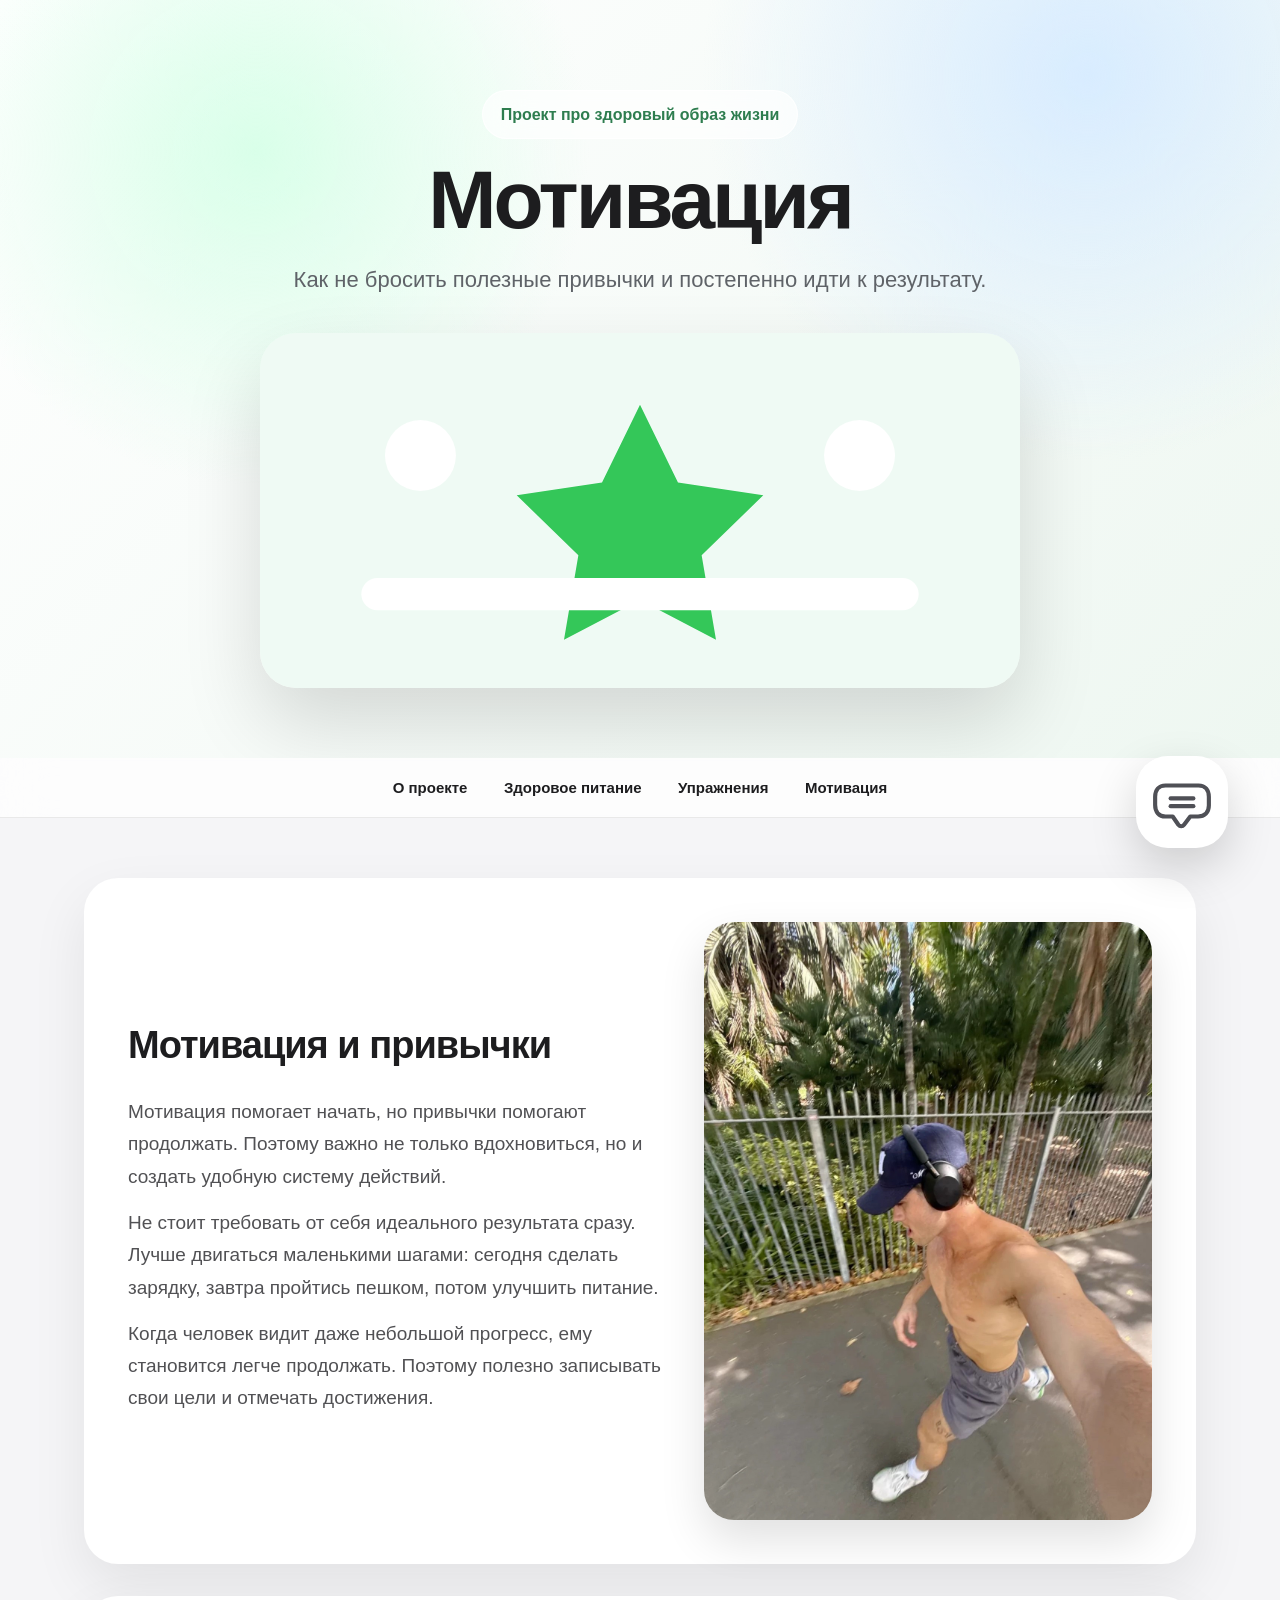
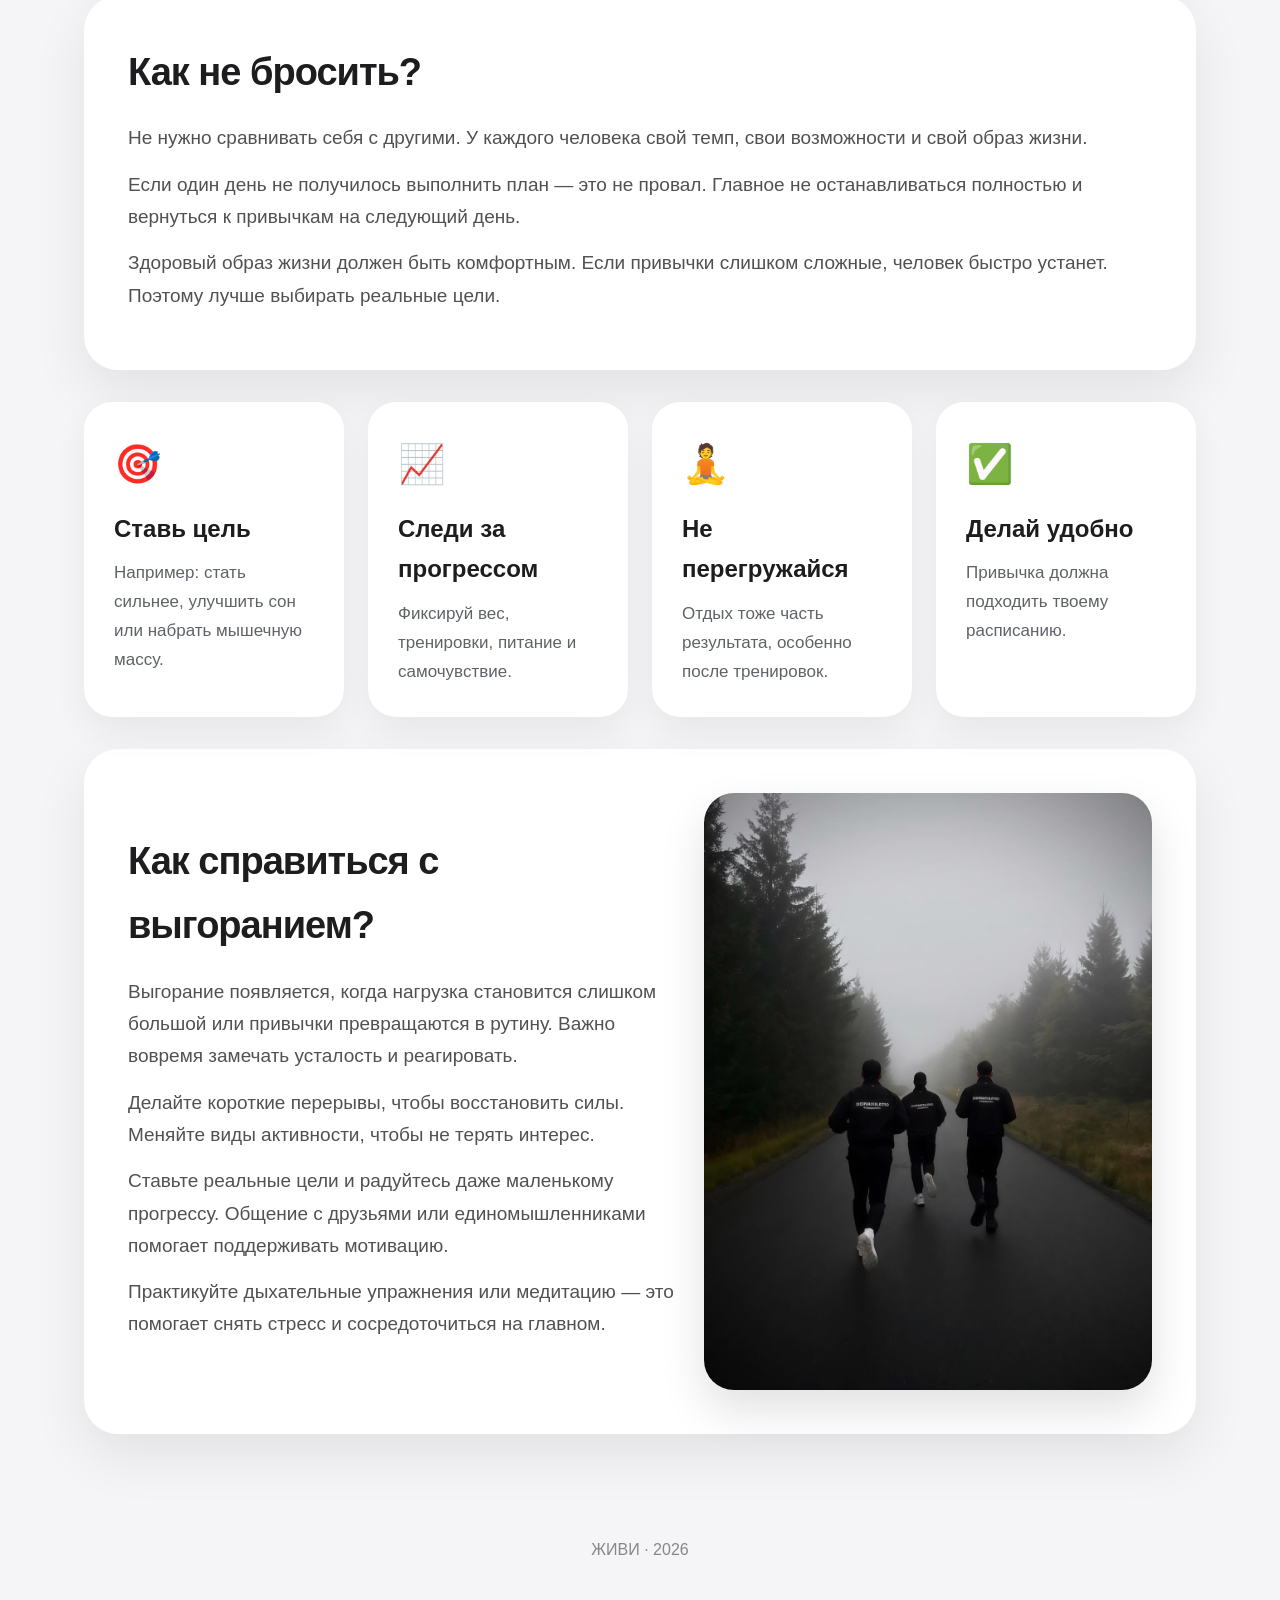
<file: motivation.html>
<!DOCTYPE html>
<html lang="ru">
<head>
    <meta charset="UTF-8">
    <meta name="viewport" content="width=device-width, initial-scale=1.0">
    <title>ЖИВИ | Мотивация</title>
    <link rel="stylesheet" href="css/motivation.css">
    <link rel="icon" href="images/лого_сайта.jpg">
</head>

<body>
    <header class="hero">
        <div class="hero-badge">Проект про здоровый образ жизни</div>

        <h1>Мотивация</h1>

        <p>
            Как не бросить полезные привычки и постепенно идти к результату.
        </p>

        <img
            class="hero-art"
            src="images/motivation.svg"
            alt="Мотивация"
        >
    </header>

    <nav>
        <a href="index.html">О проекте</a>
        <a href="food.html">Здоровое питание</a>
        <a href="exercise.html">Упражнения</a>
        <a href="motivation.html">Мотивация</a>
    </nav>

    <main>

        <section class="card split">
            <div>
                <h2>Мотивация и привычки</h2>

                <p>
                    Мотивация помогает начать, но привычки помогают продолжать.
                    Поэтому важно не только вдохновиться, но и создать удобную
                    систему действий.
                </p>

                <p>
                    Не стоит требовать от себя идеального результата сразу.
                    Лучше двигаться маленькими шагами: сегодня сделать зарядку,
                    завтра пройтись пешком, потом улучшить питание.
                </p>

                <p>
                    Когда человек видит даже небольшой прогресс, ему становится
                    легче продолжать. Поэтому полезно записывать свои цели и
                    отмечать достижения.
                </p>
            </div>

            <img
                class="photo"
                src="images/лоого_мотивация.jpg"
                alt="Мотивация"
            >
        </section>

        <section class="card">
            <h2>Как не бросить?</h2>

            <p>
                Не нужно сравнивать себя с другими. У каждого человека свой темп,
                свои возможности и свой образ жизни.
            </p>

            <p>
                Если один день не получилось выполнить план — это не провал.
                Главное не останавливаться полностью и вернуться к привычкам
                на следующий день.
            </p>

            <p>
                Здоровый образ жизни должен быть комфортным. Если привычки слишком
                сложные, человек быстро устанет. Поэтому лучше выбирать реальные цели.
            </p>
        </section>

        <section class="grid">

            <div class="mini-card">
                <div class="icon">🎯</div>
                <h3>Ставь цель</h3>
                <p>
                    Например: стать сильнее, улучшить сон или набрать мышечную массу.
                </p>
            </div>

            <div class="mini-card">
                <div class="icon">📈</div>
                <h3>Следи за прогрессом</h3>
                <p>
                    Фиксируй вес, тренировки, питание и самочувствие.
                </p>
            </div>

            <div class="mini-card">
                <div class="icon">🧘</div>
                <h3>Не перегружайся</h3>
                <p>
                    Отдых тоже часть результата, особенно после тренировок.
                </p>
            </div>

            <div class="mini-card">
                <div class="icon">✅</div>
                <h3>Делай удобно</h3>
                <p>
                    Привычка должна подходить твоему расписанию.
                </p>
            </div>

        </section>

        <section class="card split">
            <div>
                <h2>Как справиться с выгоранием?</h2>

                <p>Выгорание появляется, когда нагрузка становится слишком большой или привычки превращаются в рутину. Важно вовремя замечать усталость и реагировать.</p>

                <p>Делайте короткие перерывы, чтобы восстановить силы. Меняйте виды активности, чтобы не терять интерес.</p>

                <p>Ставьте реальные цели и радуйтесь даже маленькому прогрессу. Общение с друзьями или единомышленниками помогает поддерживать мотивацию.</p>

                <p>Практикуйте дыхательные упражнения или медитацию — это помогает снять стресс и сосредоточиться на главном.</p>
            </div>

            <img class="photo" src="images/компания_зал__1.jpg" alt="Как справиться с выгоранием">

        </section>


    </main>

    <footer>
        ЖИВИ · 2026
    </footer>

    <div class="jivi-join-widget">

        <div class="jivi-interest-message" id="jiviInterestMessage">
            тут кое-что интересное
        </div>

        <button class="jivi-chat-button" id="jiviOpenModal" aria-label="Записаться на проект ЖИВИ">
            <svg viewBox="0 0 120 100" class="jivi-chat-icon" aria-hidden="true">
                <path d="M28 18H92C105 18 112 27 112 40V57C112 70 104 78 91 78H76L64 94C61 98 56 98 53 94L42 78H28C15 78 8 69 8 56V40C8 27 15 18 28 18Z"></path>
                <line x1="38" y1="43" x2="82" y2="43"></line>
                <line x1="38" y1="58" x2="82" y2="58"></line>
            </svg>
        </button>

    </div>

    <div class="jivi-modal" id="jiviModal">
        <div class="jivi-modal-window">

            <button class="jivi-close" id="jiviCloseModal" aria-label="Закрыть окно">
                ×
            </button>

            <div class="jivi-modal-icon">
                <svg viewBox="0 0 120 100" aria-hidden="true">
                    <path d="M28 18H92C105 18 112 27 112 40V57C112 70 104 78 91 78H76L64 94C61 98 56 98 53 94L42 78H28C15 78 8 69 8 56V40C8 27 15 18 28 18Z"></path>
                    <line x1="38" y1="43" x2="82" y2="43"></line>
                    <line x1="38" y1="58" x2="82" y2="58"></line>
                </svg>
            </div>

            <h2>Запись на проект ЖИВИ</h2>

            <p>
                Оставь имя и почту, чтобы присоединиться к проекту
                и начать путь к здоровому образу жизни.
            </p>

            <form class="jivi-form" id="jiviForm">
                <input type="text" id="jiviName" placeholder="Ваше имя" required>
                <input type="email" id="jiviEmail" placeholder="Ваша почта" required>

                <button type="submit">
                    Записаться
                </button>
            </form>

        </div>
        </div>

        <div class="jivi-success-modal" id="jiviSuccessModal">
        <div class="jivi-success-window">
            <div class="jivi-success-mark">✓</div>
            <h2>Вы успешно записались на наш проект</h2>
            <button id="jiviSuccessClose">
                Отлично
            </button>
        </div>
    </div>

</body>

<script>
    const jiviOpenModal = document.getElementById('jiviOpenModal');
    const jiviCloseModal = document.getElementById('jiviCloseModal');
    const jiviModal = document.getElementById('jiviModal');
    const jiviForm = document.getElementById('jiviForm');
    const jiviSuccessModal = document.getElementById('jiviSuccessModal');
    const jiviSuccessClose = document.getElementById('jiviSuccessClose');
    const jiviInterestMessage = document.getElementById('jiviInterestMessage');

    jiviOpenModal.addEventListener('click', function () {
        jiviModal.classList.add('active');
        jiviInterestMessage.classList.remove('show');
    });

    jiviCloseModal.addEventListener('click', function () {
        jiviModal.classList.remove('active');
    });

    jiviModal.addEventListener('click', function (event) {
        if (event.target === jiviModal) {
            jiviModal.classList.remove('active');
        }
    });

    jiviForm.addEventListener('submit', function (event) {
        event.preventDefault();

        jiviModal.classList.remove('active');
        jiviSuccessModal.classList.add('active');
        jiviForm.reset();
    });

    jiviSuccessClose.addEventListener('click', function () {
        jiviSuccessModal.classList.remove('active');
    });

    jiviSuccessModal.addEventListener('click', function (event) {
        if (event.target === jiviSuccessModal) {
            jiviSuccessModal.classList.remove('active');
        }
    });

    setTimeout(function () {
        jiviInterestMessage.classList.add('show');

        setTimeout(function () {
            jiviInterestMessage.classList.remove('show');
        }, 6000);
    }, 15000);
</script>

</html>
</file>
<file: css/about.css>
* {
    margin: 0;
    padding: 0;
    box-sizing: border-box;
}

html {
    scroll-behavior: smooth;
}

body {
    font-family: -apple-system, BlinkMacSystemFont, "Segoe UI", Arial, sans-serif;
    background: #f5f5f7;
    color: #1d1d1f;
    line-height: 1.7;
}

.hero {
    min-height: 520px;
    padding: 90px 24px 70px;
    text-align: center;
    background:
        radial-gradient(circle at 20% 20%, #d9ffe9, transparent 28%),
        radial-gradient(circle at 85% 10%, #d8ecff, transparent 30%),
        linear-gradient(135deg, #fff, #eef7f1);
    overflow: hidden;
}

.hero-badge {
    display: inline-block;
    padding: 10px 18px;
    background: rgba(255, 255, 255, .65);
    backdrop-filter: blur(18px);
    border: 1px solid rgba(255, 255, 255, .8);
    border-radius: 999px;
    color: #2e7d4f;
    font-weight: 700;
    margin-bottom: 22px;
}

.hero h1 {
    display: inline-block;
    max-width: 980px;
    padding: 22px 34px 26px;
    font-size: clamp(42px, 7vw, 82px);
    line-height: .95;
    letter-spacing: -3px;
    margin-bottom: 24px;
}

.hero h1::after {
    content: "";
    display: block;
    width: 150px;
    height: 5px;
    margin: 22px auto 0;
    border-radius: 999px;
    background: linear-gradient(90deg, transparent, rgba(46, 125, 79, .45), transparent);
}

.hero-title-light {
    display: inline-block;
    font-size: 70px;
    font-weight: 650;
    color: rgba(8, 8, 8, 0.68);
    letter-spacing: -2px;
}

.hero p {
    max-width: 760px;
    margin: 0 auto 35px;
    font-size: 22px;
    color: #5f6368;
}

.hero-art {
    max-width: 760px;
    width: 100%;
    margin: 30px auto 0;
    border-radius: 36px;
    box-shadow: 0 35px 80px rgba(0, 0, 0, .14);
    display: block;
}

nav {
    position: sticky;
    top: 0;
    z-index: 10;
    background: rgba(255, 255, 255, .74);
    backdrop-filter: blur(25px);
    border-bottom: 1px solid rgba(0, 0, 0, .08);
    padding: 16px;
    text-align: center;
}

nav a {
    text-decoration: none;
    color: #1d1d1f;
    margin: 0 16px;
    font-size: 15px;
    font-weight: 600;
    transition: .25s;
}

nav a:hover {
    color: #0071e3;
}

main {
    max-width: 1160px;
    margin: 60px auto;
    padding: 0 24px;
}

.card {
    background: #fff;
    border-radius: 34px;
    padding: 44px;
    margin-bottom: 32px;
    box-shadow: 0 22px 55px rgba(0, 0, 0, .08);
}

.card h2 {
    font-size: 38px;
    letter-spacing: -1px;
    margin-bottom: 18px;
}

.card p,
.card li {
    font-size: 19px;
    color: #515154;
    margin-bottom: 14px;
}

.card ul {
    padding-left: 24px;
}

.grid {
    display: grid;
    grid-template-columns: repeat(auto-fit, minmax(245px, 1fr));
    gap: 24px;
}

.mini-card {
    background: #fff;
    border-radius: 28px;
    padding: 30px;
    box-shadow: 0 15px 35px rgba(0, 0, 0, .06);
    transition: .25s;
}

.card.split {
    margin-top: 32px;
}

.card.split h2 {
    line-height: 50px;
}

.mini-card:hover {
    transform: translateY(-6px);
}

.mini-card .icon {
    font-size: 38px;
    margin-bottom: 12px;
}

.mini-card h3 {
    font-size: 24px;
    margin-bottom: 10px;
}

.mini-card p {
    font-size: 17px;
    color: #5f6368;
}

.split {
    display: grid;
    grid-template-columns: 1.1fr .9fr;
    gap: 28px;
    align-items: center;
}

.photo {
    width: 100%;
    border-radius: 30px;
    box-shadow: 0 20px 45px rgba(0, 0, 0, .12);
    display: block;
}

.compare {
    display: grid;
    grid-template-columns: repeat(2, minmax(0, 1fr));
    gap: 24px;
}

.compare-box {
    border-radius: 30px;
    padding: 30px;
    background: #f5f5f7;
    border: 1px solid rgba(0, 0, 0, .05);
}

.compare-box h3 {
    font-size: 28px;
    margin-bottom: 14px;
}

.tag {
    display: inline-block;
    background: #e6f7ed;
    color: #217a47;
    border-radius: 999px;
    padding: 7px 13px;
    font-weight: 700;
    margin: 6px 8px 6px 0;
}

.table {
    width: 100%;
    border-collapse: collapse;
    overflow: hidden;
    border-radius: 24px;
    background: #fff;
}

.table th,
.table td {
    padding: 18px;
    border-bottom: 1px solid #ececec;
    text-align: left;
    font-size: 17px;
}

.table th {
    background: #eaf8ef;
}

.gallery {
    display: grid;
    grid-template-columns: repeat(auto-fit, minmax(260px, 1fr));
    gap: 24px;
    margin-bottom: 32px;
}

.gallery img {
    width: 100%;
    border-radius: 28px;
    box-shadow: 0 18px 40px rgba(0, 0, 0, .1);
    background: white;
}

footer {
    text-align: center;
    padding: 42px;
    color: #86868b;
}

.jivi-join-widget {
    position: fixed;
    right: 52px;
    bottom: 52px;
    z-index: 1000;
}

.jivi-chat-button {
    width: 92px;
    height: 92px;
    border: none;
    border-radius: 32px;
    background: #ffffff;
    box-shadow: 0 18px 46px rgba(0, 0, 0, 0.17);
    cursor: pointer;
    display: flex;
    align-items: center;
    justify-content: center;
    transition: transform 0.25s ease, box-shadow 0.25s ease;
}

.jivi-chat-button:hover {
    transform: translateY(-4px);
    box-shadow: 0 20px 46px rgba(0, 0, 0, 0.2);
}

.jivi-chat-icon {
    width: 62px;
    height: 62px;
    fill: none;
    stroke: #4f5056;
    stroke-width: 8;
    stroke-linecap: round;
    stroke-linejoin: round;
}

.jivi-interest-message {
    position: absolute;
    right: 88px;
    bottom: 15px;
    min-width: 210px;
    padding: 14px 18px;
    border-radius: 22px;
    background: #ffffff;
    color: #1f1f1f;
    font-size: 15px;
    font-weight: 600;
    box-shadow: 0 14px 34px rgba(0, 0, 0, 0.14);
    opacity: 0;
    pointer-events: none;
    transform: translateX(25px) scale(0.96);
    transition: opacity 0.45s ease, transform 0.45s ease;
}

.jivi-interest-message::after {
    content: "";
    position: absolute;
    right: -8px;
    bottom: 20px;
    width: 16px;
    height: 16px;
    background: #ffffff;
    transform: rotate(45deg);
}

.jivi-interest-message.show {
    opacity: 1;
    transform: translateX(0) scale(1);
}

.jivi-modal,
.jivi-success-modal {
    position: fixed;
    inset: 0;
    background: rgba(20, 24, 28, 0.36);
    backdrop-filter: blur(8px);
    display: none;
    align-items: center;
    justify-content: center;
    padding: 20px;
}

.jivi-modal {
    z-index: 2000;
}

.jivi-success-modal {
    z-index: 3000;
}

.jivi-modal.active,
.jivi-success-modal.active {
    display: flex;
}

.jivi-modal-window,
.jivi-success-window {
    position: relative;
    width: 100%;
    max-width: 430px;
    background: #ffffff;
    border-radius: 34px;
    padding: 36px;
    text-align: center;
    box-shadow: 0 24px 70px rgba(0, 0, 0, 0.22);
    animation: jiviModalShow 0.3s ease;
}

@keyframes jiviModalShow {
    from {
        opacity: 0;
        transform: translateY(18px) scale(0.96);
    }

    to {
        opacity: 1;
        transform: translateY(0) scale(1);
    }
}

.jivi-close {
    position: absolute;
    top: 18px;
    right: 22px;
    width: 34px;
    height: 34px;
    border: none;
    border-radius: 50%;
    background: #f5f5f7;
    color: #4f5056;
    font-size: 24px;
    line-height: 1;
    cursor: pointer;
}

.jivi-modal-icon {
    width: 76px;
    height: 76px;
    margin: 0 auto 18px;
    border-radius: 26px;
    background: #eaf8ef;
    display: flex;
    align-items: center;
    justify-content: center;
}

.jivi-modal-icon svg {
    width: 48px;
    height: 48px;
    fill: none;
    stroke: #217a47;
    stroke-width: 8;
    stroke-linecap: round;
    stroke-linejoin: round;
}

.jivi-modal-window h2,
.jivi-success-window h2 {
    margin: 0 0 12px;
    color: #1f1f1f;
    font-size: 28px;
    line-height: 1.15;
}

.jivi-modal-window p {
    margin: 0 0 24px;
    color: #6b6b6b;
    font-size: 16px;
    line-height: 1.55;
}

.jivi-form {
    display: flex;
    flex-direction: column;
    gap: 14px;
}

.jivi-form input {
    width: 100%;
    box-sizing: border-box;
    border: 1px solid #e1e1e5;
    border-radius: 18px;
    padding: 16px 18px;
    font-size: 16px;
    outline: none;
    background: #f9f9fb;
    transition: border-color 0.2s ease, background 0.2s ease;
}

.jivi-form input:focus {
    border-color: #35c765;
    background: #ffffff;
}

.jivi-form button,
.jivi-success-window button {
    border: none;
    border-radius: 18px;
    padding: 16px 22px;
    background: #35c765;
    color: #ffffff;
    font-size: 16px;
    font-weight: 700;
    cursor: pointer;
    transition: transform 0.2s ease, background 0.2s ease;
}

.jivi-form button:hover,
.jivi-success-window button:hover {
    background: #217a47;
    transform: translateY(-2px);
}

.jivi-success-mark {
    width: 76px;
    height: 76px;
    margin: 0 auto 18px;
    border-radius: 50%;
    background: #eaf8ef;
    color: #35c765;
    display: flex;
    align-items: center;
    justify-content: center;
    font-size: 42px;
    font-weight: 800;
}

.jivi-success-window button {
    margin-top: 18px;
    min-width: 150px;
}

@media (max-width: 800px) {
    .jivi-join-widget {
        right: 28px;
        bottom: 28px;
    }

    .jivi-chat-button {
        width: 76px;
        height: 76px;
        border-radius: 26px;
    }

    .jivi-chat-icon {
        width: 50px;
        height: 50px;
    }

    .jivi-interest-message {
        right: 76px;
        bottom: 10px;
        min-width: 180px;
        font-size: 14px;
        padding: 12px 15px;
    }

    .jivi-modal-window,
    .jivi-success-window {
        padding: 30px 22px;
        border-radius: 28px;
    }

    .jivi-modal-window h2,
    .jivi-success-window h2 {
        font-size: 24px;
    }
}

@media (max-width: 800px) {
    .split,
    .compare {
        grid-template-columns: 1fr;
    }

    nav a {
        display: inline-block;
        margin: 6px 10px;
    }

    .hero-title-light {
        font-size: 50px;
        letter-spacing: -1.5px;
    }

    .card {
        padding: 30px;
    }

    .hero h1 {
        letter-spacing: -2px;
    }
}
</file>
<file: css/exercise.css>
* {
    margin: 0;
    padding: 0;
    box-sizing: border-box;
}

html {
    scroll-behavior: smooth;
}

body {
    font-family: -apple-system, BlinkMacSystemFont, "Segoe UI", Arial, sans-serif;
    background: #f5f5f7;
    color: #1d1d1f;
    line-height: 1.7;
}

.hero {
    min-height: 520px;
    padding: 90px 24px 70px;
    text-align: center;
    background:
        radial-gradient(circle at 20% 20%, #d9ffe9, transparent 28%),
        radial-gradient(circle at 85% 10%, #d8ecff, transparent 30%),
        linear-gradient(135deg, #fff, #eef7f1);
    overflow: hidden;
}

.hero-badge {
    display: inline-block;
    padding: 10px 18px;
    background: rgba(255, 255, 255, .65);
    backdrop-filter: blur(18px);
    border: 1px solid rgba(255, 255, 255, .8);
    border-radius: 999px;
    color: #2e7d4f;
    font-weight: 700;
    margin-bottom: 22px;
}

.hero h1 {
    font-size: clamp(42px, 7vw, 82px);
    line-height: .95;
    letter-spacing: -3px;
    margin-bottom: 22px;
}

.hero p {
    max-width: 760px;
    margin: 0 auto 35px;
    font-size: 22px;
    color: #5f6368;
}

.hero-art {
    max-width: 760px;
    width: 100%;
    margin: 30px auto 0;
    border-radius: 36px;
    box-shadow: 0 35px 80px rgba(0, 0, 0, .14);
    display: block;
}

nav {
    position: sticky;
    top: 0;
    z-index: 10;
    background: rgba(255, 255, 255, .74);
    backdrop-filter: blur(25px);
    border-bottom: 1px solid rgba(0, 0, 0, .08);
    padding: 16px;
    text-align: center;
}

nav a {
    text-decoration: none;
    color: #1d1d1f;
    margin: 0 16px;
    font-size: 15px;
    font-weight: 600;
    transition: .25s;
}

nav a:hover {
    color: #0071e3;
}

main {
    max-width: 1160px;
    margin: 60px auto;
    padding: 0 24px;
}

.card {
    background: #fff;
    border-radius: 34px;
    padding: 44px;
    margin-bottom: 32px;
    box-shadow: 0 22px 55px rgba(0, 0, 0, .08);
}

.card h2 {
    font-size: 38px;
    letter-spacing: -1px;
    margin-bottom: 18px;
}

.card p,
.card li {
    font-size: 19px;
    color: #515154;
    margin-bottom: 14px;
}

.card ul {
    padding-left: 24px;
}

.grid {
    display: grid;
    grid-template-columns: repeat(auto-fit, minmax(245px, 1fr));
    gap: 24px;
}

.mini-card {
    background: #fff;
    border-radius: 28px;
    padding: 30px;
    box-shadow: 0 15px 35px rgba(0, 0, 0, .06);
    transition: .25s;
}

.mini-card:hover {
    transform: translateY(-6px);
}

.mini-card .icon {
    font-size: 38px;
    margin-bottom: 12px;
}

.mini-card h3 {
    font-size: 24px;
    margin-bottom: 10px;
}

.mini-card p {
    font-size: 17px;
    color: #5f6368;
}

.split {
    display: grid;
    grid-template-columns: 1.1fr .9fr;
    gap: 28px;
    align-items: center;
}

.photo {
    width: 100%;
    border-radius: 30px;
    box-shadow: 0 20px 45px rgba(0, 0, 0, .12);
    display: block;
}

.compare {
    display: grid;
    grid-template-columns: repeat(2, minmax(0, 1fr));
    gap: 24px;
}

.compare-box {
    border-radius: 30px;
    padding: 30px;
    background: #f5f5f7;
    border: 1px solid rgba(0, 0, 0, .05);
}

.compare-box h3 {
    font-size: 28px;
    margin-bottom: 14px;
}

.tag {
    display: inline-block;
    background: #e6f7ed;
    color: #217a47;
    border-radius: 999px;
    padding: 7px 13px;
    font-weight: 700;
    margin: 6px 8px 6px 0;
}

.table {
    width: 100%;
    border-collapse: collapse;
    overflow: hidden;
    border-radius: 24px;
    background: #fff;
}

.table th,
.table td {
    padding: 18px;
    border-bottom: 1px solid #ececec;
    text-align: left;
    font-size: 17px;
}

.table th {
    background: #eaf8ef;
}

.fitness-grid {
    display: grid;
    grid-template-columns: repeat(3, 1fr);
    gap: 22px;
    margin-top: 26px;
}

.fitness-box {
    background: #f5f5f7;
    border-radius: 26px;
    padding: 26px;
    border: 1px solid rgba(0, 0, 0, .05);
}

.fitness-box h3 {
    font-size: 24px;
    margin-bottom: 10px;
}

.exercise-table {
    width: 100%;
    margin-top: 24px;
    border-collapse: collapse;
    overflow: hidden;
    border-radius: 22px;
    background: #ffffff;
}

.exercise-table th,
.exercise-table td {
    padding: 20px 18px;
    text-align: left;
    font-size: 17px;
    color: #1d1d1f;
    border-bottom: 1px solid rgba(0, 0, 0, .08);
}

.exercise-table th {
    background: #eaf8ef;
    color: #1d1d1f;
    font-weight: 700;
}

.exercise-table tr:last-child td {
    border-bottom: none;
}

.rest-scheme {
    display: grid;
    grid-template-columns: 1fr 40px 1fr 40px 1fr;
    align-items: stretch;
    gap: 16px;
    margin-top: 28px;
}

.rest-item {
    background: #eaf8ef;
    border-radius: 26px;
    padding: 24px;
    min-height: 190px;
}

.rest-item span {
    display: flex;
    align-items: center;
    justify-content: center;
    width: 42px;
    height: 42px;
    margin-bottom: 16px;
    border-radius: 50%;
    background: #35c765;
    color: #ffffff;
    font-weight: 700;
}

.rest-item h3 {
    font-size: 22px;
    margin-bottom: 10px;
}

.rest-arrow {
    display: flex;
    align-items: center;
    justify-content: center;
    color: #35c765;
    font-size: 34px;
    font-weight: 700;
}

.gallery {
    display: grid;
    grid-template-columns: repeat(auto-fit, minmax(260px, 1fr));
    gap: 24px;
    margin-bottom: 32px;
}

.gallery img {
    width: 100%;
    border-radius: 28px;
    box-shadow: 0 18px 40px rgba(0, 0, 0, .1);
    background: white;
}

.gallery-one {
    grid-template-columns: 1fr;
}

.gallery-one img {
    height: 300px;
    object-fit: cover;
    object-position: center;
    border-radius: 28px;
    box-shadow: 0 18px 40px rgba(0, 0, 0, 0.12);
}


footer {
    text-align: center;
    padding: 42px;
    color: #86868b;
}

.jivi-join-widget {
    position: fixed !important;
    right: 52px !important;   /* отступ от правого края */
    bottom: 52px !important; /* подняли выше футера */
    left: auto !important;
    top: auto !important;
    z-index: 1000 !important;
}

.jivi-chat-button {
    width: 92px;
    height: 92px;
    border: none;
    border-radius: 32px;
    background: #ffffff;
    box-shadow: 0 18px 46px rgba(0, 0, 0, 0.17);
    cursor: pointer;
    display: flex;
    align-items: center;
    justify-content: center;
    transition: transform 0.25s ease, box-shadow 0.25s ease;
}

.jivi-chat-button:hover {
    transform: translateY(-4px);
    box-shadow: 0 20px 46px rgba(0, 0, 0, 0.2);
}

.jivi-chat-icon {
    width: 62px;
    height: 62px;
    fill: none;
    stroke: #4f5056;
    stroke-width: 8;
    stroke-linecap: round;
    stroke-linejoin: round;
}

.jivi-interest-message {
    position: absolute;
    right: 88px;
    bottom: 15px;
    min-width: 210px;
    padding: 14px 18px;
    border-radius: 22px;
    background: #ffffff;
    color: #1f1f1f;
    font-size: 15px;
    font-weight: 600;
    box-shadow: 0 14px 34px rgba(0, 0, 0, 0.14);
    opacity: 0;
    pointer-events: none;
    transform: translateX(25px) scale(0.96);
    transition: opacity 0.45s ease, transform 0.45s ease;
}

.jivi-interest-message::after {
    content: "";
    position: absolute;
    right: -8px;
    bottom: 20px;
    width: 16px;
    height: 16px;
    background: #ffffff;
    transform: rotate(45deg);
}

.jivi-interest-message.show {
    opacity: 1;
    transform: translateX(0) scale(1);
}

.jivi-modal,
.jivi-success-modal {
    position: fixed;
    inset: 0;
    background: rgba(20, 24, 28, 0.36);
    backdrop-filter: blur(8px);
    display: none;
    align-items: center;
    justify-content: center;
    padding: 20px;
}

.jivi-modal {
    z-index: 2000;
}

.jivi-success-modal {
    z-index: 3000;
}

.jivi-modal.active,
.jivi-success-modal.active {
    display: flex;
}

.jivi-modal-window,
.jivi-success-window {
    position: relative;
    width: 100%;
    max-width: 430px;
    background: #ffffff;
    border-radius: 34px;
    padding: 36px;
    text-align: center;
    box-shadow: 0 24px 70px rgba(0, 0, 0, 0.22);
    animation: jiviModalShow 0.3s ease;
}

@keyframes jiviModalShow {
    from {
        opacity: 0;
        transform: translateY(18px) scale(0.96);
    }

    to {
        opacity: 1;
        transform: translateY(0) scale(1);
    }
}

.jivi-close {
    position: absolute;
    top: 18px;
    right: 22px;
    width: 34px;
    height: 34px;
    border: none;
    border-radius: 50%;
    background: #f5f5f7;
    color: #4f5056;
    font-size: 24px;
    line-height: 1;
    cursor: pointer;
}

.jivi-modal-icon {
    width: 76px;
    height: 76px;
    margin: 0 auto 18px;
    border-radius: 26px;
    background: #eaf8ef;
    display: flex;
    align-items: center;
    justify-content: center;
}

.jivi-modal-icon svg {
    width: 48px;
    height: 48px;
    fill: none;
    stroke: #217a47;
    stroke-width: 8;
    stroke-linecap: round;
    stroke-linejoin: round;
}

.jivi-modal-window h2,
.jivi-success-window h2 {
    margin: 0 0 12px;
    color: #1f1f1f;
    font-size: 28px;
    line-height: 1.15;
}

.jivi-modal-window p {
    margin: 0 0 24px;
    color: #6b6b6b;
    font-size: 16px;
    line-height: 1.55;
}

.jivi-form {
    display: flex;
    flex-direction: column;
    gap: 14px;
}

.jivi-form input {
    width: 100%;
    box-sizing: border-box;
    border: 1px solid #e1e1e5;
    border-radius: 18px;
    padding: 16px 18px;
    font-size: 16px;
    outline: none;
    background: #f9f9fb;
    transition: border-color 0.2s ease, background 0.2s ease;
}

.jivi-form input:focus {
    border-color: #35c765;
    background: #ffffff;
}

.jivi-form button,
.jivi-success-window button {
    border: none;
    border-radius: 18px;
    padding: 16px 22px;
    background: #35c765;
    color: #ffffff;
    font-size: 16px;
    font-weight: 700;
    cursor: pointer;
    transition: transform 0.2s ease, background 0.2s ease;
}

.jivi-form button:hover,
.jivi-success-window button:hover {
    background: #217a47;
    transform: translateY(-2px);
}

.jivi-success-mark {
    width: 76px;
    height: 76px;
    margin: 0 auto 18px;
    border-radius: 50%;
    background: #eaf8ef;
    color: #35c765;
    display: flex;
    align-items: center;
    justify-content: center;
    font-size: 42px;
    font-weight: 800;
}

.jivi-success-window button {
    margin-top: 18px;
    min-width: 150px;
}

@media (max-width: 800px) {
    .jivi-join-widget {
        right: 28px;
        bottom: 28px;
    }

    .jivi-chat-button {
        width: 76px;
        height: 76px;
        border-radius: 26px;
    }

    .jivi-chat-icon {
        width: 50px;
        height: 50px;
    }

    .jivi-interest-message {
        right: 76px;
        bottom: 10px;
        min-width: 180px;
        font-size: 14px;
        padding: 12px 15px;
    }

    .jivi-modal-window,
    .jivi-success-window {
        padding: 30px 22px;
        border-radius: 28px;
    }

    .jivi-modal-window h2,
    .jivi-success-window h2 {
        font-size: 24px;
    }
}


@media (max-width: 800px) {
    .split,
    .compare {
        grid-template-columns: 1fr;
    }

    nav a {
        display: inline-block;
        margin: 6px 10px;
    }

    .card {
        padding: 30px;
    }

    .hero h1 {
        letter-spacing: -2px;
    }

    .rest-scheme {
        grid-template-columns: 1fr;
    }

    .rest-arrow {
        transform: rotate(90deg);
    }
}
</file>
<file: css/food.css>
* {
    margin: 0;
    padding: 0;
    box-sizing: border-box;
}

html {
    scroll-behavior: smooth;
}

body {
    font-family: -apple-system, BlinkMacSystemFont, "Segoe UI", Arial, sans-serif;
    background: #f5f5f7;
    color: #1d1d1f;
    line-height: 1.7;
}

.hero {
    min-height: 520px;
    padding: 90px 24px 70px;
    text-align: center;
    background:
        radial-gradient(circle at 20% 20%, #d9ffe9, transparent 28%),
        radial-gradient(circle at 85% 10%, #d8ecff, transparent 30%),
        linear-gradient(135deg, #fff, #eef7f1);
    overflow: hidden;
}

.hero-badge {
    display: inline-block;
    padding: 10px 18px;
    background: rgba(255, 255, 255, .65);
    backdrop-filter: blur(18px);
    border: 1px solid rgba(255, 255, 255, .8);
    border-radius: 999px;
    color: #2e7d4f;
    font-weight: 700;
    margin-bottom: 22px;
}

.hero h1 {
    font-size: clamp(42px, 7vw, 82px);
    line-height: .95;
    letter-spacing: -3px;
    margin-bottom: 22px;
}

.hero p {
    max-width: 760px;
    margin: 0 auto 35px;
    font-size: 22px;
    color: #5f6368;
}

.hero-art {
    max-width: 760px;
    width: 100%;
    margin: 30px auto 0;
    border-radius: 36px;
    box-shadow: 0 35px 80px rgba(0, 0, 0, .14);
    display: block;
}

nav {
    position: sticky;
    top: 0;
    z-index: 10;
    background: rgba(255, 255, 255, .74);
    backdrop-filter: blur(25px);
    border-bottom: 1px solid rgba(0, 0, 0, .08);
    padding: 16px;
    text-align: center;
}

nav a {
    text-decoration: none;
    color: #1d1d1f;
    margin: 0 16px;
    font-size: 15px;
    font-weight: 600;
    transition: .25s;
}

nav a:hover {
    color: #0071e3;
}

main {
    max-width: 1160px;
    margin: 60px auto;
    padding: 0 24px;
}

.card {
    background: #fff;
    border-radius: 34px;
    padding: 44px;
    margin-bottom: 32px;
    box-shadow: 0 22px 55px rgba(0, 0, 0, .08);
}

.card h2 {
    font-size: 38px;
    letter-spacing: -1px;
    margin-bottom: 18px;
}

.card p,
.card li {
    font-size: 19px;
    color: #515154;
    margin-bottom: 14px;
}

.card ul {
    padding-left: 24px;
}

.grid {
    display: grid;
    grid-template-columns: repeat(auto-fit, minmax(245px, 1fr));
    gap: 24px;
}

.mini-card {
    background: #fff;
    border-radius: 28px;
    padding: 30px;
    box-shadow: 0 15px 35px rgba(0, 0, 0, .06);
    transition: .25s;
}

.mini-card:hover {
    transform: translateY(-6px);
}

.mini-card .icon {
    font-size: 38px;
    margin-bottom: 12px;
}

.mini-card h3 {
    font-size: 24px;
    margin-bottom: 10px;
}

.mini-card p {
    font-size: 17px;
    color: #5f6368;
}

.split {
    display: grid;
    grid-template-columns: 1.1fr .9fr;
    gap: 28px;
    align-items: center;
}

.image-left {
    grid-template-columns: .9fr 1.1fr;
}

.diet-photo {
    object-fit: cover;
}

.food-photo {
    height: 250px;
    object-fit: cover;
    object-position: center;
    box-shadow: 0 18px 40px rgba(0, 0, 0, 0.12);
}
.photo {
    width: 100%;
    border-radius: 30px;
    box-shadow: 0 20px 45px rgba(0, 0, 0, .12);
    display: block;
}

.compare {
    display: grid;
    grid-template-columns: repeat(2, minmax(0, 1fr));
    gap: 24px;
}

.compare-box {
    border-radius: 30px;
    padding: 30px;
    background: #f5f5f7;
    border: 1px solid rgba(0, 0, 0, .05);
}

.compare-box h3 {
    font-size: 28px;
    margin-bottom: 14px;
}

.tag {
    display: inline-block;
    background: #e6f7ed;
    color: #217a47;
    border-radius: 999px;
    padding: 7px 13px;
    font-weight: 700;
    margin: 6px 8px 6px 0;
}

.table {
    width: 100%;
    border-collapse: collapse;
    overflow: hidden;
    border-radius: 24px;
    background: #fff;
}

.table th,
.table td {
    padding: 18px;
    border-bottom: 1px solid #ececec;
    text-align: left;
    font-size: 17px;
}

.table th {
    background: #eaf8ef;
}
.fitness-grid {
    display: grid;
    grid-template-columns: repeat(3, 1fr);
    gap: 22px;
    margin-top: 26px;
}

.fitness-box {
    background: #f5f5f7;
    border-radius: 26px;
    padding: 26px;
    border: 1px solid rgba(0, 0, 0, .05);
}

.fitness-box h3 {
    font-size: 24px;
    margin-bottom: 10px;
}

.week-plan {
    display: grid;
    gap: 14px;
    margin-top: 24px;
}

.week-plan div {
    display: grid;
    grid-template-columns: 180px 1fr;
    gap: 18px;
    align-items: center;
    background: #f5f5f7;
    border-radius: 20px;
    padding: 18px 22px;
    border: 1px solid rgba(0, 0, 0, .05);
}

.week-plan b {
    color: #1d1d1f;
    font-size: 18px;
}

.week-plan span {
    color: #515154;
    font-size: 18px;
}

.gallery {
    display: grid;
    grid-template-columns: repeat(auto-fit, minmax(260px, 1fr));
    gap: 24px;
    margin-bottom: 32px;
}

.gallery-one {
    grid-template-columns: 1fr;
}

.gallery-one img {
    height: 300px;
    object-fit: cover;
    object-position: center;
    border-radius: 28px;
    box-shadow: 0 18px 40px rgba(0, 0, 0, 0.12);
}

.gallery img {
    width: 100%;
    border-radius: 28px;
    box-shadow: 0 18px 40px rgba(0, 0, 0, .1);
    background: white;
}

footer {
    text-align: center;
    padding: 42px;
    color: #86868b;
}

.jivi-join-widget {
    position: fixed !important;
    right: 52px !important;
    bottom: 52px !important;
    left: auto !important;
    top: auto !important;
    z-index: 1000 !important;
}

.jivi-chat-button {
    width: 92px;
    height: 92px;
    border: none;
    border-radius: 32px;
    background: #ffffff;
    box-shadow: 0 18px 46px rgba(0, 0, 0, 0.17);
    cursor: pointer;
    display: flex;
    align-items: center;
    justify-content: center;
    transition: transform 0.25s ease, box-shadow 0.25s ease;
}

.jivi-chat-button:hover {
    transform: translateY(-4px);
    box-shadow: 0 20px 46px rgba(0, 0, 0, 0.2);
}

.jivi-chat-icon {
    width: 62px;
    height: 62px;
    fill: none;
    stroke: #4f5056;
    stroke-width: 8;
    stroke-linecap: round;
    stroke-linejoin: round;
}

.jivi-interest-message {
    position: absolute;
    right: 88px;
    bottom: 15px;
    min-width: 210px;
    padding: 14px 18px;
    border-radius: 22px;
    background: #ffffff;
    color: #1f1f1f;
    font-size: 15px;
    font-weight: 600;
    box-shadow: 0 14px 34px rgba(0, 0, 0, 0.14);
    opacity: 0;
    pointer-events: none;
    transform: translateX(25px) scale(0.96);
    transition: opacity 0.45s ease, transform 0.45s ease;
}

.jivi-interest-message::after {
    content: "";
    position: absolute;
    right: -8px;
    bottom: 20px;
    width: 16px;
    height: 16px;
    background: #ffffff;
    transform: rotate(45deg);
}

.jivi-interest-message.show {
    opacity: 1;
    transform: translateX(0) scale(1);
}

.jivi-modal,
.jivi-success-modal {
    position: fixed;
    inset: 0;
    background: rgba(20, 24, 28, 0.36);
    backdrop-filter: blur(8px);
    display: none;
    align-items: center;
    justify-content: center;
    padding: 20px;
}

.jivi-modal {
    z-index: 2000;
}

.jivi-success-modal {
    z-index: 3000;
}

.jivi-modal.active,
.jivi-success-modal.active {
    display: flex;
}

.jivi-modal-window,
.jivi-success-window {
    position: relative;
    width: 100%;
    max-width: 430px;
    background: #ffffff;
    border-radius: 34px;
    padding: 36px;
    text-align: center;
    box-shadow: 0 24px 70px rgba(0, 0, 0, 0.22);
    animation: jiviModalShow 0.3s ease;
}

@keyframes jiviModalShow {
    from {
        opacity: 0;
        transform: translateY(18px) scale(0.96);
    }

    to {
        opacity: 1;
        transform: translateY(0) scale(1);
    }
}

.jivi-close {
    position: absolute;
    top: 18px;
    right: 22px;
    width: 34px;
    height: 34px;
    border: none;
    border-radius: 50%;
    background: #f5f5f7;
    color: #4f5056;
    font-size: 24px;
    line-height: 1;
    cursor: pointer;
}

.jivi-modal-icon {
    width: 76px;
    height: 76px;
    margin: 0 auto 18px;
    border-radius: 26px;
    background: #eaf8ef;
    display: flex;
    align-items: center;
    justify-content: center;
}

.jivi-modal-icon svg {
    width: 48px;
    height: 48px;
    fill: none;
    stroke: #217a47;
    stroke-width: 8;
    stroke-linecap: round;
    stroke-linejoin: round;
}

.jivi-modal-window h2,
.jivi-success-window h2 {
    margin: 0 0 12px;
    color: #1f1f1f;
    font-size: 28px;
    line-height: 1.15;
}

.jivi-modal-window p {
    margin: 0 0 24px;
    color: #6b6b6b;
    font-size: 16px;
    line-height: 1.55;
}

.jivi-form {
    display: flex;
    flex-direction: column;
    gap: 14px;
}

.jivi-form input {
    width: 100%;
    box-sizing: border-box;
    border: 1px solid #e1e1e5;
    border-radius: 18px;
    padding: 16px 18px;
    font-size: 16px;
    outline: none;
    background: #f9f9fb;
    transition: border-color 0.2s ease, background 0.2s ease;
}

.jivi-form input:focus {
    border-color: #35c765;
    background: #ffffff;
}

.jivi-form button,
.jivi-success-window button {
    border: none;
    border-radius: 18px;
    padding: 16px 22px;
    background: #35c765;
    color: #ffffff;
    font-size: 16px;
    font-weight: 700;
    cursor: pointer;
    transition: transform 0.2s ease, background 0.2s ease;
}

.jivi-form button:hover,
.jivi-success-window button:hover {
    background: #217a47;
    transform: translateY(-2px);
}

.jivi-success-mark {
    width: 76px;
    height: 76px;
    margin: 0 auto 18px;
    border-radius: 50%;
    background: #eaf8ef;
    color: #35c765;
    display: flex;
    align-items: center;
    justify-content: center;
    font-size: 42px;
    font-weight: 800;
}

.jivi-success-window button {
    margin-top: 18px;
    min-width: 150px;
}

@media (max-width: 800px) {
    .jivi-join-widget {
        right: 28px;
        bottom: 28px;
    }

    .jivi-chat-button {
        width: 76px;
        height: 76px;
        border-radius: 26px;
    }

    .jivi-chat-icon {
        width: 50px;
        height: 50px;
    }
    .jivi-interest-message {
        right: 76px;
        bottom: 10px;
        min-width: 180px;
        font-size: 14px;
        padding: 12px 15px;
    }

    .jivi-modal-window,
    .jivi-success-window {
        padding: 30px 22px;
        border-radius: 28px;
    }

    .jivi-modal-window h2,
    .jivi-success-window h2 {
        font-size: 24px;
    }
}

@media (max-width: 800px) {
    .split,
    .compare {
        grid-template-columns: 1fr;
    }

    nav a {
        display: inline-block;
        margin: 6px 10px;
    }

    .card {
        padding: 30px;
    }

    .hero h1 {
        letter-spacing: -2px;
    }

    .image-left {
        grid-template-columns: 1fr;
    }

    .diet-photo {
        height: auto;
    }
        .fitness-grid {
        grid-template-columns: 1fr;
    }

    .week-plan div {
        grid-template-columns: 1fr;
        gap: 4px;
    }
}
</file>
<file: css/motivation.css>
* {
    margin: 0;
    padding: 0;
    box-sizing: border-box;
}

html {
    scroll-behavior: smooth;
}

body {
    font-family: -apple-system, BlinkMacSystemFont, "Segoe UI", Arial, sans-serif;
    background: #f5f5f7;
    color: #1d1d1f;
    line-height: 1.7;
}

.hero {
    min-height: 520px;
    padding: 90px 24px 70px;
    text-align: center;
    background:
        radial-gradient(circle at 20% 20%, #d9ffe9, transparent 28%),
        radial-gradient(circle at 85% 10%, #d8ecff, transparent 30%),
        linear-gradient(135deg, #fff, #eef7f1);
    overflow: hidden;
}

.hero-badge {
    display: inline-block;
    padding: 10px 18px;
    background: rgba(255, 255, 255, .65);
    backdrop-filter: blur(18px);
    border: 1px solid rgba(255, 255, 255, .8);
    border-radius: 999px;
    color: #2e7d4f;
    font-weight: 700;
    margin-bottom: 22px;
}

.hero h1 {
    font-size: clamp(42px, 7vw, 82px);
    line-height: .95;
    letter-spacing: -3px;
    margin-bottom: 22px;
}

.hero p {
    max-width: 760px;
    margin: 0 auto 35px;
    font-size: 22px;
    color: #5f6368;
}

.hero-art {
    max-width: 760px;
    width: 100%;
    margin: 30px auto 0;
    border-radius: 36px;
    box-shadow: 0 35px 80px rgba(0, 0, 0, .14);
    display: block;
}

nav {
    position: sticky;
    top: 0;
    z-index: 10;
    background: rgba(255, 255, 255, .74);
    backdrop-filter: blur(25px);
    border-bottom: 1px solid rgba(0, 0, 0, .08);
    padding: 16px;
    text-align: center;
}

nav a {
    text-decoration: none;
    color: #1d1d1f;
    margin: 0 16px;
    font-size: 15px;
    font-weight: 600;
    transition: .25s;
}

nav a:hover {
    color: #0071e3;
}

main {
    max-width: 1160px;
    margin: 60px auto;
    padding: 0 24px;
}

.card {
    background: #fff;
    border-radius: 34px;
    padding: 44px;
    margin-bottom: 32px;
    box-shadow: 0 22px 55px rgba(0, 0, 0, .08);
}

.card h2 {
    font-size: 38px;
    letter-spacing: -1px;
    margin-bottom: 18px;
}

.card p,
.card li {
    font-size: 19px;
    color: #515154;
    margin-bottom: 14px;
}

.card ul {
    padding-left: 24px;
}

.grid {
    display: grid;
    grid-template-columns: repeat(auto-fit, minmax(245px, 1fr));
    gap: 24px;
    margin-bottom: 32px;
}

.mini-card {
    background: #fff;
    border-radius: 28px;
    padding: 30px;
    box-shadow: 0 15px 35px rgba(0, 0, 0, .06);
    transition: .25s;
}

.mini-card:hover {
    transform: translateY(-6px);
}

.mini-card .icon {
    font-size: 38px;
    margin-bottom: 12px;
}

.mini-card h3 {
    font-size: 24px;
    margin-bottom: 10px;
}

.mini-card p {
    font-size: 17px;
    color: #5f6368;
}

.split {
    display: grid;
    grid-template-columns: 1.1fr .9fr;
    gap: 28px;
    align-items: center;
}

.photo {
    width: 100%;
    border-radius: 30px;
    box-shadow: 0 20px 45px rgba(0, 0, 0, .12);
    display: block;
}

.compare {
    display: grid;
    grid-template-columns: repeat(2, minmax(0, 1fr));
    gap: 24px;
}

.compare-box {
    border-radius: 30px;
    padding: 30px;
    background: #f5f5f7;
    border: 1px solid rgba(0, 0, 0, .05);
}

.compare-box h3 {
    font-size: 28px;
    margin-bottom: 14px;
}

.tag {
    display: inline-block;
    background: #e6f7ed;
    color: #217a47;
    border-radius: 999px;
    padding: 7px 13px;
    font-weight: 700;
    margin: 6px 8px 6px 0;
}

.table {
    width: 100%;
    border-collapse: collapse;
    overflow: hidden;
    border-radius: 24px;
    background: #fff;
}

.table th,
.table td {
    padding: 18px;
    border-bottom: 1px solid #ececec;
    text-align: left;
    font-size: 17px;
}

.table th {
    background: #eaf8ef;
}

.gallery {
    display: grid;
    grid-template-columns: repeat(auto-fit, minmax(260px, 1fr));
    gap: 24px;
    margin-bottom: 32px;
}

.gallery img {
    width: 100%;
    border-radius: 28px;
    box-shadow: 0 18px 40px rgba(0, 0, 0, .1);
    background: white;
}

footer {
    text-align: center;
    padding: 42px;
    color: #86868b;
}

.jivi-join-widget {
    position: fixed !important;
    right: 52px !important;
    bottom: 52px !important;
    left: auto !important;
    top: auto !important;
    z-index: 1000 !important;
}

.jivi-chat-button {
    width: 92px;
    height: 92px;
    border: none;
    border-radius: 32px;
    background: #ffffff;
    box-shadow: 0 18px 46px rgba(0, 0, 0, 0.17);
    cursor: pointer;
    display: flex;
    align-items: center;
    justify-content: center;
    transition: transform 0.25s ease, box-shadow 0.25s ease;
}

.jivi-chat-button:hover {
    transform: translateY(-4px);
    box-shadow: 0 20px 46px rgba(0, 0, 0, 0.2);
}

.jivi-chat-icon {
    width: 62px;
    height: 62px;
    fill: none;
    stroke: #4f5056;
    stroke-width: 8;
    stroke-linecap: round;
    stroke-linejoin: round;
}

.jivi-interest-message {
    position: absolute;
    right: 88px;
    bottom: 15px;
    min-width: 210px;
    padding: 14px 18px;
    border-radius: 22px;
    background: #ffffff;
    color: #1f1f1f;
    font-size: 15px;
    font-weight: 600;
    box-shadow: 0 14px 34px rgba(0, 0, 0, 0.14);
    opacity: 0;
    pointer-events: none;
    transform: translateX(25px) scale(0.96);
    transition: opacity 0.45s ease, transform 0.45s ease;
}

.jivi-interest-message::after {
    content: "";
    position: absolute;
    right: -8px;
    bottom: 20px;
    width: 16px;
    height: 16px;
    background: #ffffff;
    transform: rotate(45deg);
}

.jivi-interest-message.show {
    opacity: 1;
    transform: translateX(0) scale(1);
}

.jivi-modal,
.jivi-success-modal {
    position: fixed;
    inset: 0;
    background: rgba(20, 24, 28, 0.36);
    backdrop-filter: blur(8px);
    display: none;
    align-items: center;
    justify-content: center;
    padding: 20px;
}

.jivi-modal {
    z-index: 2000;
}

.jivi-success-modal {
    z-index: 3000;
}

.jivi-modal.active,
.jivi-success-modal.active {
    display: flex;
}

.jivi-modal-window,
.jivi-success-window {
    position: relative;
    width: 100%;
    max-width: 430px;
    background: #ffffff;
    border-radius: 34px;
    padding: 36px;
    text-align: center;
    box-shadow: 0 24px 70px rgba(0, 0, 0, 0.22);
    animation: jiviModalShow 0.3s ease;
}

@keyframes jiviModalShow {
    from {
        opacity: 0;
        transform: translateY(18px) scale(0.96);
    }

    to {
        opacity: 1;
        transform: translateY(0) scale(1);
    }
}

.jivi-close {
    position: absolute;
    top: 18px;
    right: 22px;
    width: 34px;
    height: 34px;
    border: none;
    border-radius: 50%;
    background: #f5f5f7;
    color: #4f5056;
    font-size: 24px;
    line-height: 1;
    cursor: pointer;
}

.jivi-modal-icon {
    width: 76px;
    height: 76px;
    margin: 0 auto 18px;
    border-radius: 26px;
    background: #eaf8ef;
    display: flex;
    align-items: center;
    justify-content: center;
}

.jivi-modal-icon svg {
    width: 48px;
    height: 48px;
    fill: none;
    stroke: #217a47;
    stroke-width: 8;
    stroke-linecap: round;
    stroke-linejoin: round;
}

.jivi-modal-window h2,
.jivi-success-window h2 {
    margin: 0 0 12px;
    color: #1f1f1f;
    font-size: 28px;
    line-height: 1.15;
}

.jivi-modal-window p {
    margin: 0 0 24px;
    color: #6b6b6b;
    font-size: 16px;
    line-height: 1.55;
}

.jivi-form {
    display: flex;
    flex-direction: column;
    gap: 14px;
}

.jivi-form input {
    width: 100%;
    box-sizing: border-box;
    border: 1px solid #e1e1e5;
    border-radius: 18px;
    padding: 16px 18px;
    font-size: 16px;
    outline: none;
    background: #f9f9fb;
    transition: border-color 0.2s ease, background 0.2s ease;
}

.jivi-form input:focus {
    border-color: #35c765;
    background: #ffffff;
}

.jivi-form button,
.jivi-success-window button {
    border: none;
    border-radius: 18px;
    padding: 16px 22px;
    background: #35c765;
    color: #ffffff;
    font-size: 16px;
    font-weight: 700;
    cursor: pointer;
    transition: transform 0.2s ease, background 0.2s ease;
}

.jivi-form button:hover,
.jivi-success-window button:hover {
    background: #217a47;
    transform: translateY(-2px);
}

.jivi-success-mark {
    width: 76px;
    height: 76px;
    margin: 0 auto 18px;
    border-radius: 50%;
    background: #eaf8ef;
    color: #35c765;
    display: flex;
    align-items: center;
    justify-content: center;
    font-size: 42px;
    font-weight: 800;
}

.jivi-success-window button {
    margin-top: 18px;
    min-width: 150px;
}

@media (max-width: 800px) {
    .jivi-join-widget {
        right: 28px;
        bottom: 28px;
    }

    .jivi-chat-button {
        width: 76px;
        height: 76px;
        border-radius: 26px;
    }

    .jivi-chat-icon {
        width: 50px;
        height: 50px;
    }
ц
    .jivi-interest-message {
        right: 76px;
        bottom: 10px;
        min-width: 180px;
        font-size: 14px;
        padding: 12px 15px;
    }

    .jivi-modal-window,
    .jivi-success-window {
        padding: 30px 22px;
        border-radius: 28px;
    }

    .jivi-modal-window h2,
    .jivi-success-window h2 {
        font-size: 24px;
    }
}

@media (max-width: 800px) {
    .split,
    .compare {
        grid-template-columns: 1fr;
    }

    nav a {
        display: inline-block;
        margin: 6px 10px;
    }

    .card {
        padding: 30px;
    }

    .hero h1 {
        letter-spacing: -2px;
    }
}
</file>
